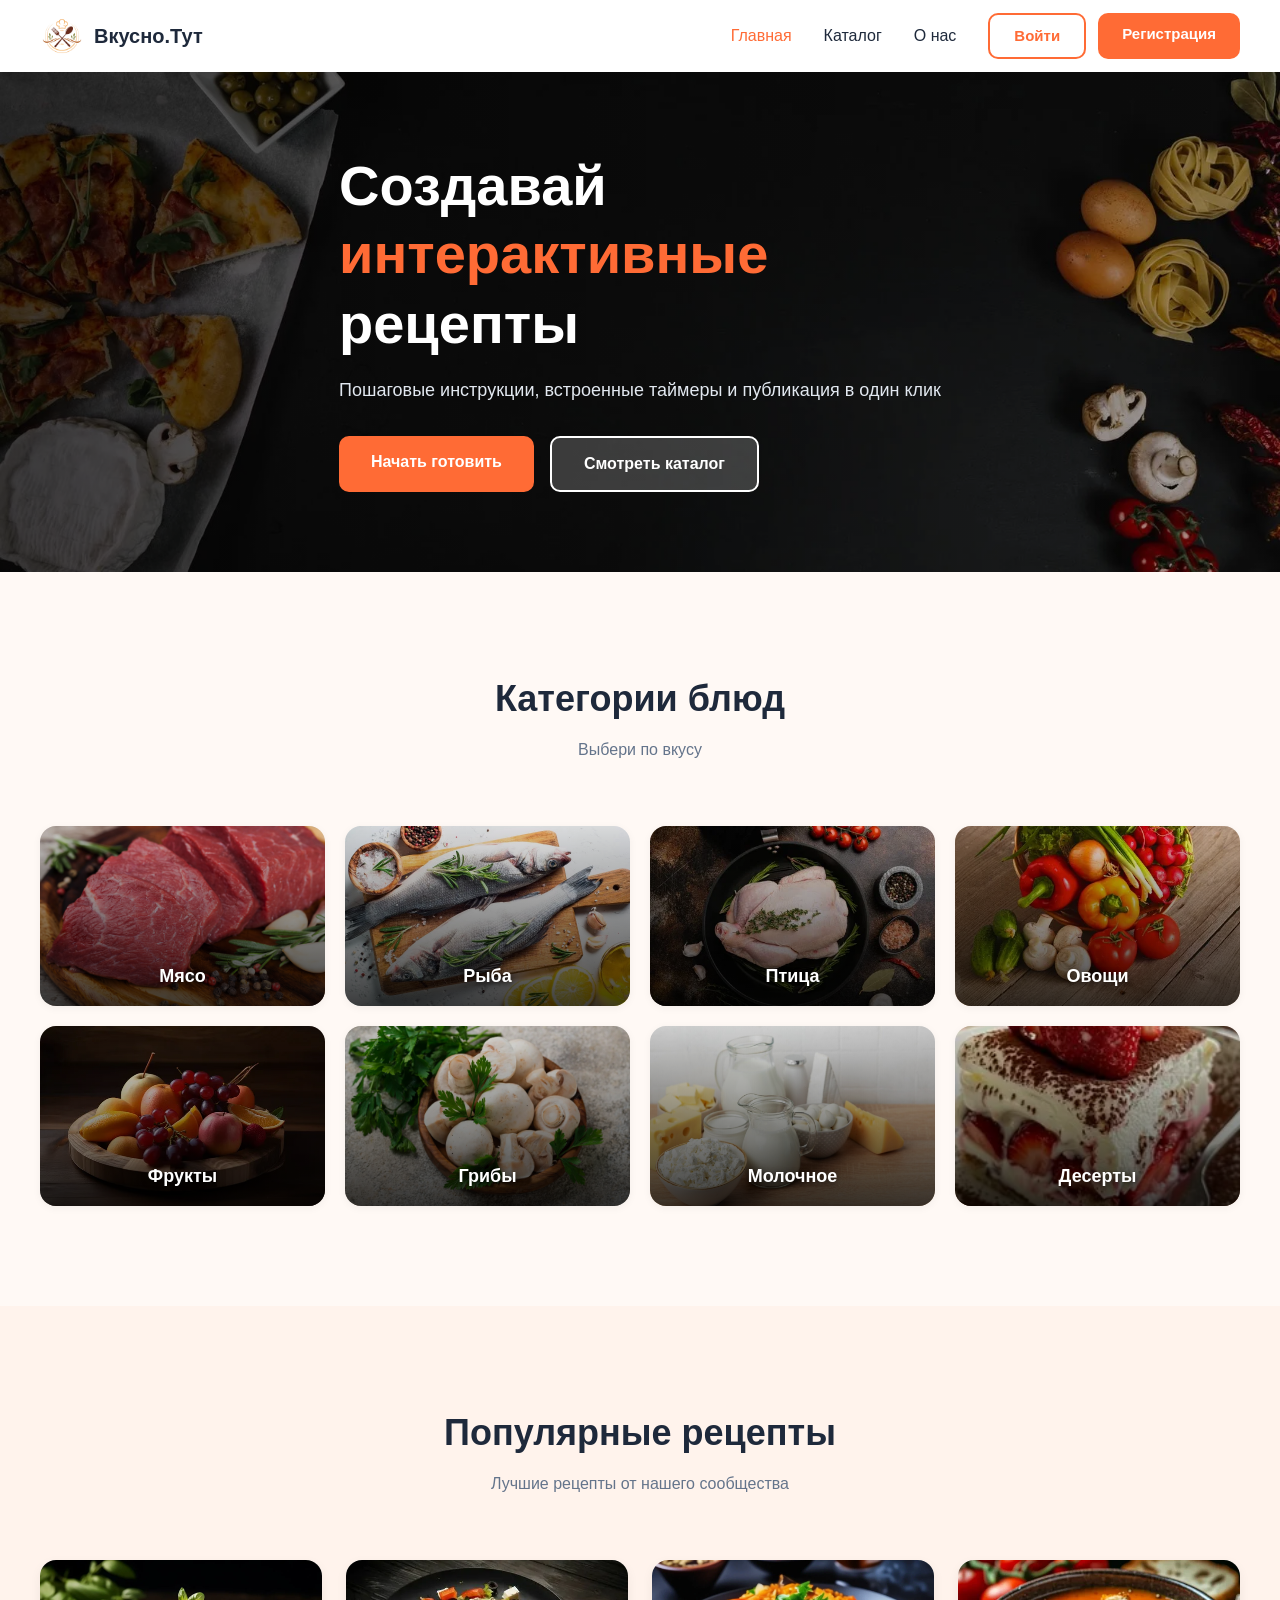
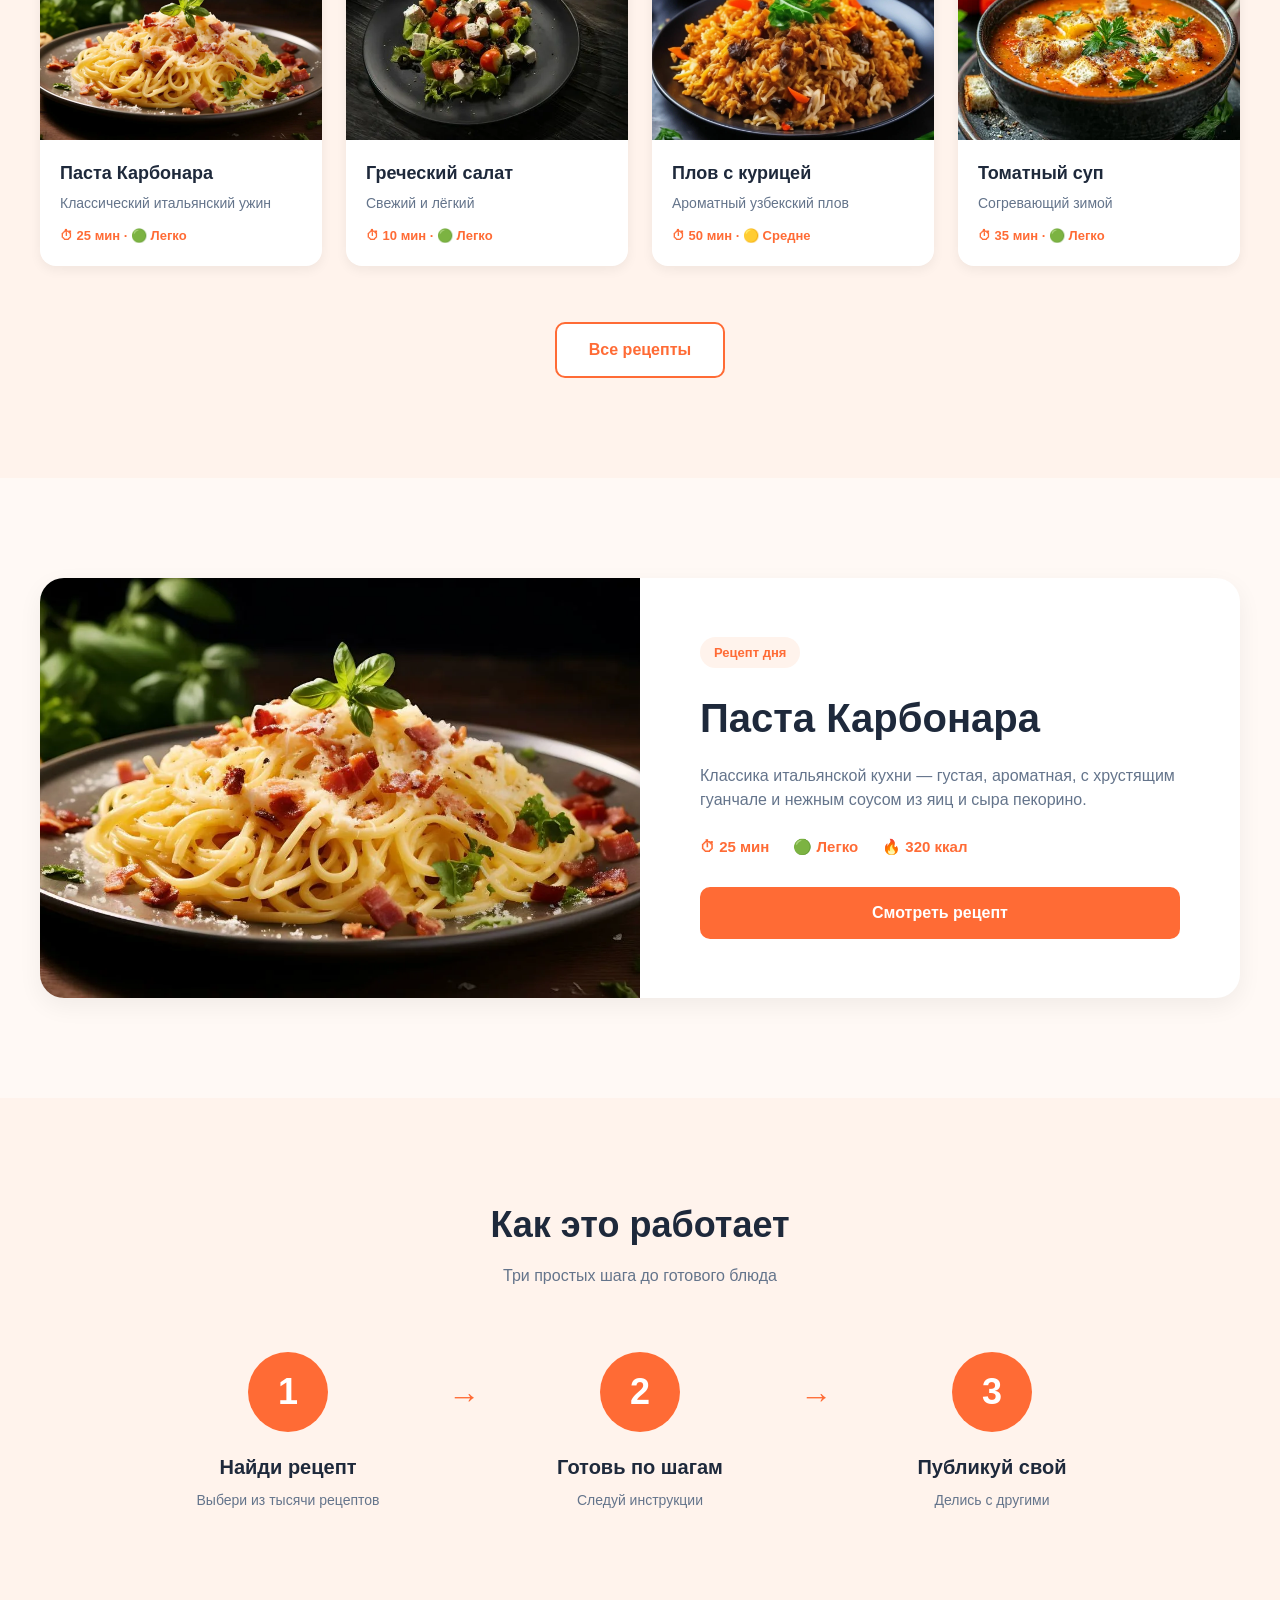
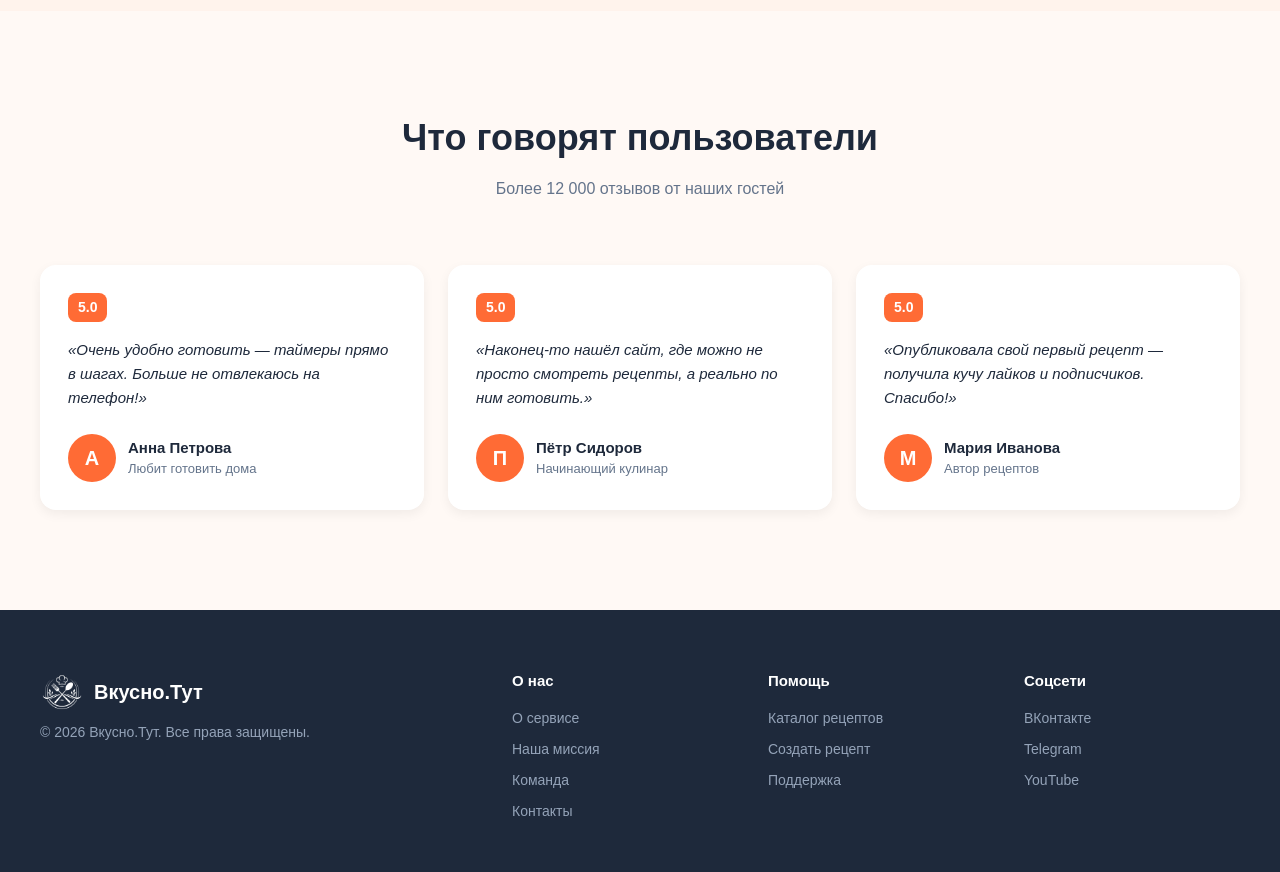
<file: index.html>
<!DOCTYPE html>
<html lang="ru">
<head>
    <meta charset="UTF-8">
    <meta name="viewport" content="width=device-width, initial-scale=1.0">
    <title>Вкусно.Тут — Интерактивные рецепты</title>
    <link rel="stylesheet" href="style.css">
</head>
<body>
    <header class="header">
        <div class="container header-inner">
            <a href="index.html" class="logo">
                <img src="img/лого.png" alt="Логотип" class="logo-icon">
                <span class="logo-text">Вкусно.Тут</span>
            </a>
            <button class="burger" id="burgerBtn" aria-label="Меню"><span></span><span></span><span></span></button>
            <nav class="nav" id="mainNav">
                <a href="index.html" class="nav-link active">Главная</a>
                <a href="catalog.html" class="nav-link">Каталог</a>
                <a href="create.html" class="nav-link">Создать</a>
                <a href="about.html" class="nav-link">О нас</a>
                <a href="profile.html" class="nav-link">Профиль</a>
                <div class="header-buttons"></div>
            </nav>
        </div>
    </header>

    <section class="banner">
        <div class="banner-overlay"></div>
        <div class="container banner-content">
            <h1 class="banner-title">
    Создавай<br>
    <span id="changingWord" class="changing-word">интерактивные</span><br>
    рецепты
</h1>
            <p class="banner-subtitle">Пошаговые инструкции, встроенные таймеры и публикация в один клик</p>
            <div class="banner-buttons">
                <a href="create.html" class="btn btn-primary btn-lg">Начать готовить</a>
                <a href="catalog.html" class="btn btn-glass btn-lg">Смотреть каталог</a>
            </div>
        </div>
    </section>
    <section class="section">
    <div class="container">
        <h2 class="section-title">Категории блюд</h2>
        <p class="section-subtitle">Выбери по вкусу</p>
        <div class="categories-grid">
            <a href="catalog.html?product=Мясо" class="category category-img" style="background-image: url('img/мясо.jpeg');">
                <div class="category-overlay"></div>
                <div class="category-name">Мясо</div>
            </a>
            <a href="catalog.html?product=Рыба" class="category category-img" style="background-image: url('img/рыба.webp');">
                <div class="category-overlay"></div>
                <div class="category-name">Рыба</div>
            </a>
            <a href="catalog.html?product=Птица" class="category category-img" style="background-image: url('img/птица.webp');">
                <div class="category-overlay"></div>
                <div class="category-name">Птица</div>
            </a>
            <a href="catalog.html?product=Овощи" class="category category-img" style="background-image: url('img/овощи1.webp');">
                <div class="category-overlay"></div>
                <div class="category-name">Овощи</div>
            </a>
            <a href="catalog.html?product=Фрукты" class="category category-img" style="background-image: url('img/фрукты.webp');">
                <div class="category-overlay"></div>
                <div class="category-name">Фрукты</div>
            </a>
            <a href="catalog.html?product=Грибы" class="category category-img" style="background-image: url('img/грибы.webp');">
                <div class="category-overlay"></div>
                <div class="category-name">Грибы</div>
            </a>
            <a href="catalog.html?product=Молочное" class="category category-img" style="background-image: url('img/молочное.jpg');">
                <div class="category-overlay"></div>
                <div class="category-name">Молочное</div>
            </a>
            <a href="catalog.html?type=Десерт" class="category category-img" style="background-image: url('img/десерт.webp');">
                <div class="category-overlay"></div>
                <div class="category-name">Десерты</div>
            </a>
        </div>
    </div>
</section>
    <section class="section section-gray">
        <div class="container">
            <h2 class="section-title">Популярные рецепты</h2>
            <p class="section-subtitle">Лучшие рецепты от нашего сообщества</p>
            <div class="cards-grid">
                <a href="recipe.html?id=1" class="card">
                    <div class="card-img"><img src="img/паста.webp" alt="Паста Карбонара"></div>
                    <div class="card-body">
                        <h3 class="card-title">Паста Карбонара</h3>
                        <p class="card-desc">Классический итальянский ужин</p>
                        <div class="card-meta">⏱ 25 мин · 🟢 Легко</div>
                    </div>
                </a>
                <a href="recipe.html?id=13" class="card">
                    <div class="card-img"><img src="img/салат.webp" alt="Греческий салат"></div>
                    <div class="card-body">
                        <h3 class="card-title">Греческий салат</h3>
                        <p class="card-desc">Свежий и лёгкий</p>
                        <div class="card-meta">⏱ 10 мин · 🟢 Легко</div>
                    </div>
                </a>
                <a href="recipe.html?id=7" class="card">
                    <div class="card-img"><img src="img/плов.webp" alt="Плов с курицей"></div>
                    <div class="card-body">
                        <h3 class="card-title">Плов с курицей</h3>
                        <p class="card-desc">Ароматный узбекский плов</p>
                        <div class="card-meta">⏱ 50 мин · 🟡 Средне</div>
                    </div>
                </a>
                <a href="recipe.html?id=14" class="card">
                    <div class="card-img"><img src="img/суп.webp" alt="Томатный суп"></div>
                    <div class="card-body">
                        <h3 class="card-title">Томатный суп</h3>
                        <p class="card-desc">Согревающий зимой</p>
                        <div class="card-meta">⏱ 35 мин · 🟢 Легко</div>
                    </div>
                </a>
            </div>
            <div class="section-center"><a href="catalog.html" class="btn btn-outline btn-lg">Все рецепты</a></div>
        </div>
    </section>

    <section class="section">
        <div class="container">
            <div class="recipe-day">
                <div class="recipe-day-img"><img src="img/паста.webp" alt="Рецепт дня"></div>
                <div class="recipe-day-content">
                    <div class="recipe-day-badge">Рецепт дня</div>
                    <h2 class="recipe-day-title">Паста Карбонара</h2>
                    <p class="recipe-day-desc">Классика итальянской кухни — густая, ароматная, с хрустящим гуанчале и нежным соусом из яиц и сыра пекорино.</p>
                    <div class="recipe-day-meta"><span>⏱ 25 мин</span><span>🟢 Легко</span><span>🔥 320 ккал</span></div>
                    <a href="recipe.html?id=1" class="btn btn-primary btn-lg">Смотреть рецепт</a>
                </div>
            </div>
        </div>
    </section>

    <section class="section section-gray">
        <div class="container">
            <h2 class="section-title">Как это работает</h2>
            <p class="section-subtitle">Три простых шага до готового блюда</p>
            <div class="steps">
                <div class="step"><div class="step-circle">1</div><h3 class="step-title">Найди рецепт</h3><p class="step-desc">Выбери из тысячи рецептов</p></div>
                <div class="step-arrow">→</div>
                <div class="step"><div class="step-circle">2</div><h3 class="step-title">Готовь по шагам</h3><p class="step-desc">Следуй инструкции</p></div>
                <div class="step-arrow">→</div>
                <div class="step"><div class="step-circle">3</div><h3 class="step-title">Публикуй свой</h3><p class="step-desc">Делись с другими</p></div>
            </div>
        </div>
    </section>

    <section class="section">
        <div class="container">
            <h2 class="section-title">Что говорят пользователи</h2>
            <p class="section-subtitle">Более 12 000 отзывов от наших гостей</p>
            <div class="reviews-grid">
                <div class="review">
                    <div class="review-stars">5.0</div>
                    <p class="review-text">«Очень удобно готовить — таймеры прямо в шагах. Больше не отвлекаюсь на телефон!»</p>
                    <div class="review-author"><div class="review-avatar">А</div><div><div class="review-name">Анна Петрова</div><div class="review-role">Любит готовить дома</div></div></div>
                </div>
                <div class="review">
                    <div class="review-stars">5.0</div>
                    <p class="review-text">«Наконец-то нашёл сайт, где можно не просто смотреть рецепты, а реально по ним готовить.»</p>
                    <div class="review-author"><div class="review-avatar">П</div><div><div class="review-name">Пётр Сидоров</div><div class="review-role">Начинающий кулинар</div></div></div>
                </div>
                <div class="review">
                    <div class="review-stars">5.0</div>
                    <p class="review-text">«Опубликовала свой первый рецепт — получила кучу лайков и подписчиков. Спасибо!»</p>
                    <div class="review-author"><div class="review-avatar">М</div><div><div class="review-name">Мария Иванова</div><div class="review-role">Автор рецептов</div></div></div>
                </div>
            </div>
        </div>
    </section>

    <footer class="footer">
    <div class="container footer-inner">
        <div class="footer-col">
            <div class="logo">
                <img src="img/лого.png" alt="Логотип" class="logo-icon logo-white">
                <span class="logo-text">Вкусно.Тут</span>
            </div>
            <p class="footer-copy">© 2026 Вкусно.Тут. Все права защищены.</p>
        </div>
        <div class="footer-col">
            <h4 class="footer-title">О нас</h4>
            <a href="about.html" class="footer-link">О сервисе</a>
            <a href="about.html#mission" class="footer-link">Наша миссия</a>
            <a href="about.html#team" class="footer-link">Команда</a>
            <a href="about.html#contact" class="footer-link">Контакты</a>
        </div>
        <div class="footer-col">
            <h4 class="footer-title">Помощь</h4>
            <a href="catalog.html" class="footer-link">Каталог рецептов</a>
            <a href="create.html" class="footer-link">Создать рецепт</a>
            <a href="about.html#contact" class="footer-link">Поддержка</a>
        </div>
        <div class="footer-col">
            <h4 class="footer-title">Соцсети</h4>
            <a href="https://vk.com" target="_blank" rel="noopener noreferrer" class="footer-link">ВКонтакте</a>
            <a href="https://t.me" target="_blank" rel="noopener noreferrer" class="footer-link">Telegram</a>
            <a href="https://youtube.com" target="_blank" rel="noopener noreferrer" class="footer-link">YouTube</a>
        </div>
    </div>
</footer>
    <script src="catalog-data.js"></script>
    <script src="script.js"></script>
</body>
</html>
</file>
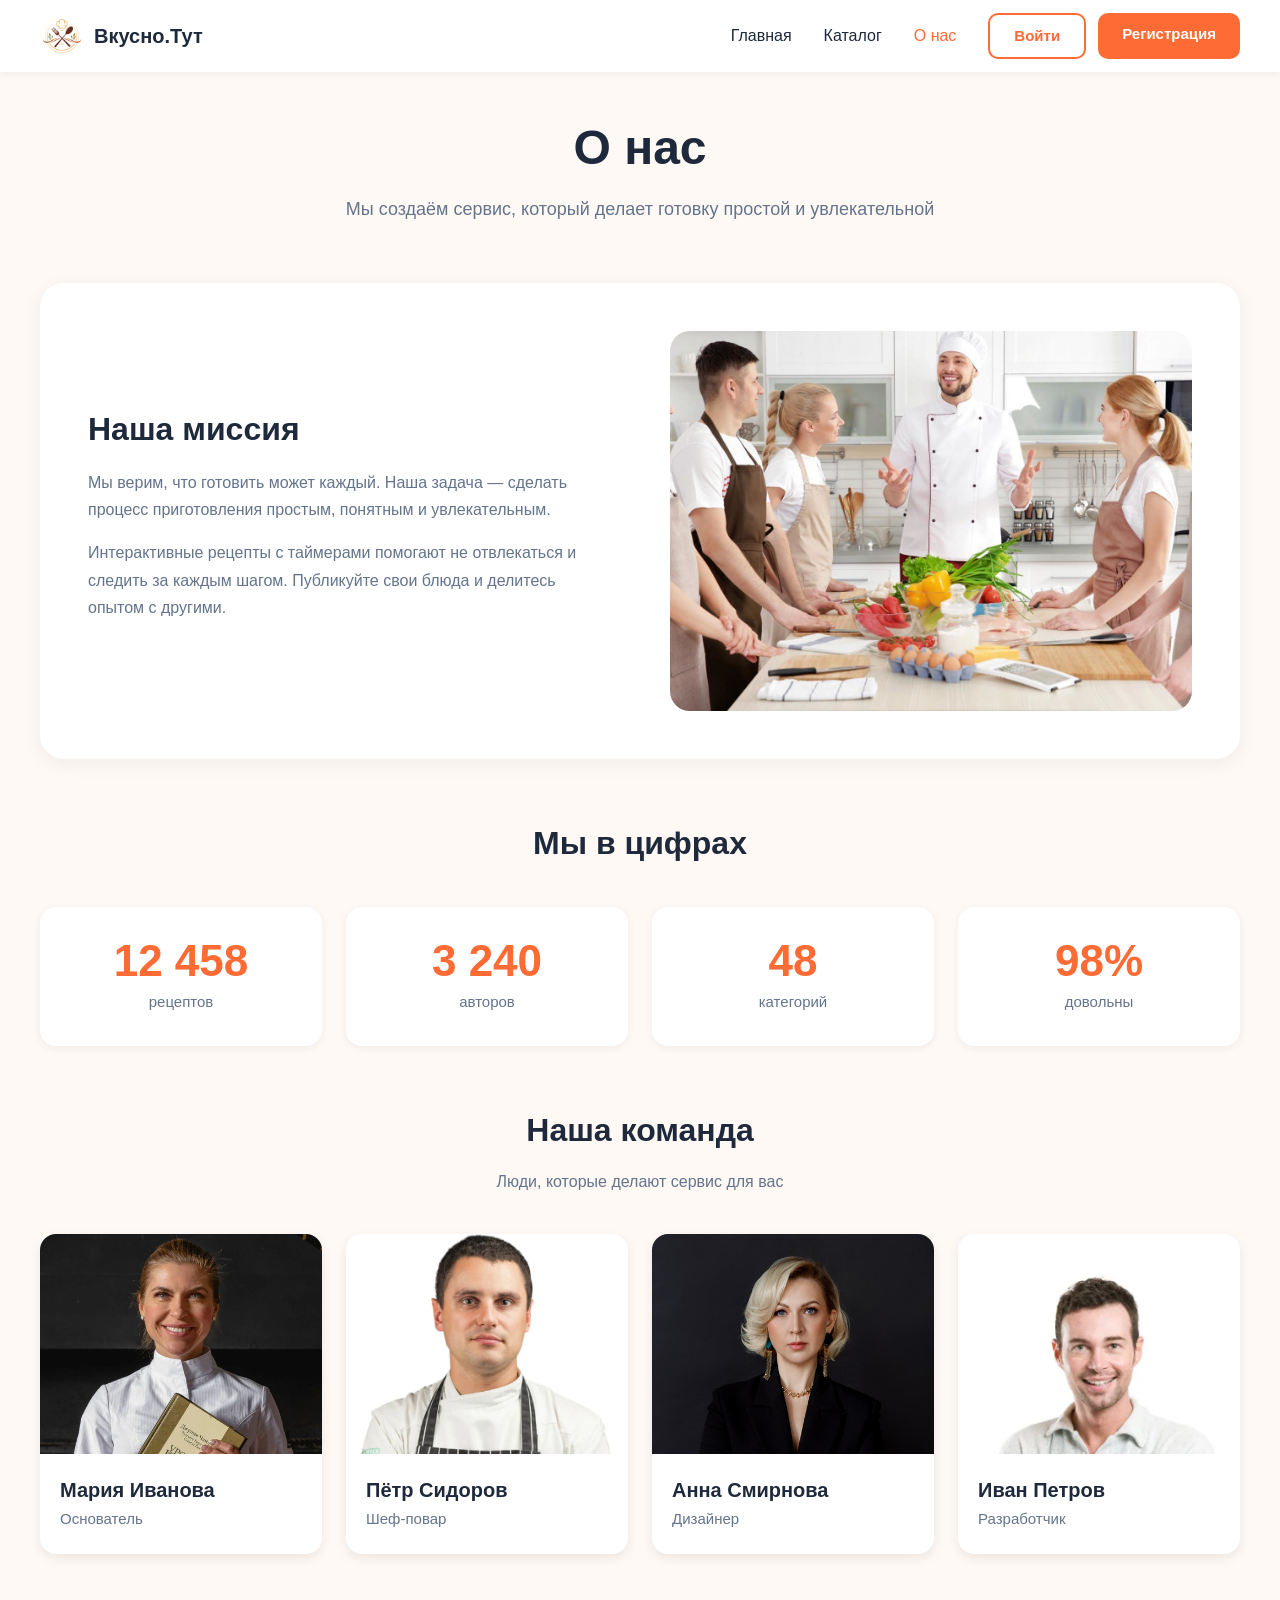
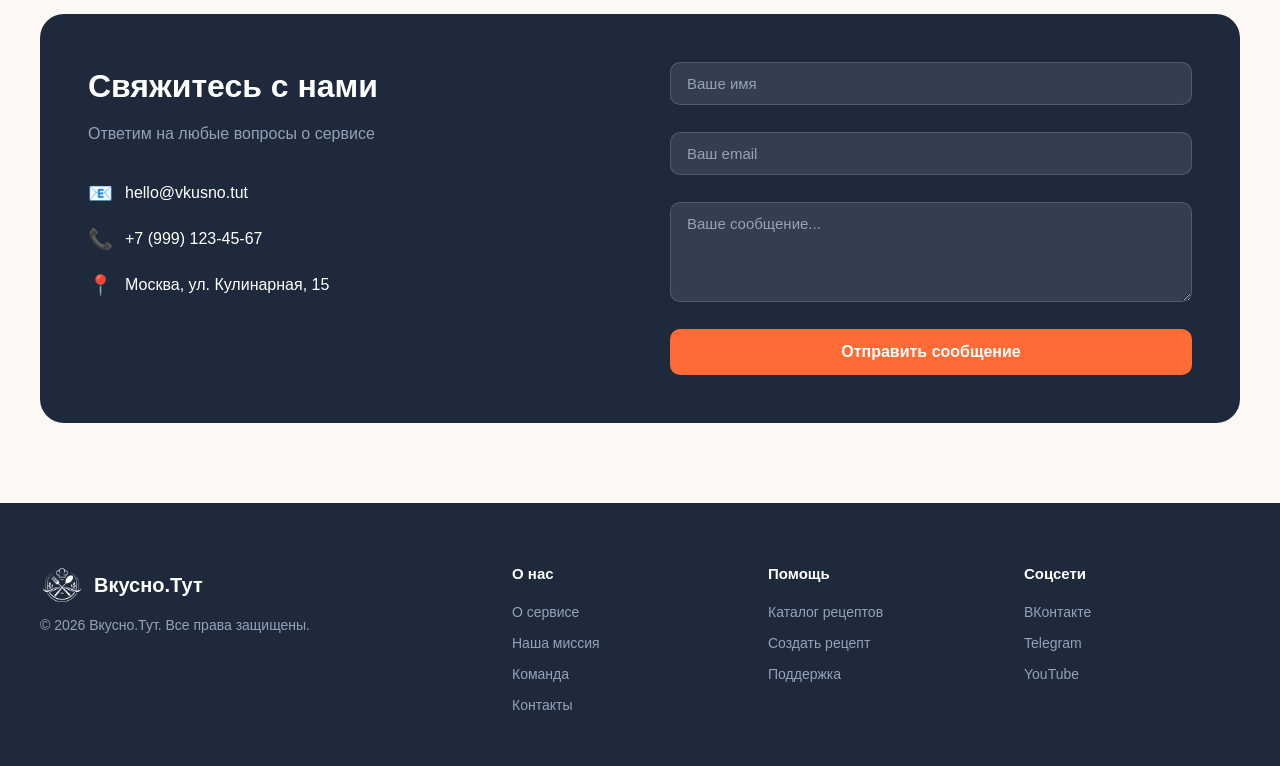
<file: about.html>
<!DOCTYPE html>
<html lang="ru">
<head>
    <meta charset="UTF-8">
    <meta name="viewport" content="width=device-width, initial-scale=1.0">
    <title>О нас — Вкусно.Тут</title>
    <link rel="stylesheet" href="style.css">
</head>
<body>
    <header class="header">
        <div class="container header-inner">
            <a href="index.html" class="logo"><img src="img/лого.png" alt="Логотип" class="logo-icon"><span class="logo-text">Вкусно.Тут</span></a>
            <button class="burger" id="burgerBtn" aria-label="Меню"><span></span><span></span><span></span></button>
            <nav class="nav" id="mainNav">
                <a href="index.html" class="nav-link">Главная</a>
                <a href="catalog.html" class="nav-link">Каталог</a>
                <a href="create.html" class="nav-link">Создать</a>
                <a href="about.html" class="nav-link active">О нас</a>
                <a href="profile.html" class="nav-link">Профиль</a>
                <div class="header-buttons"></div>
            </nav>
        </div>
    </header>

    <main class="about-page">
        <div class="container">
            <div class="about-header">
                <h1 class="about-title">О нас</h1>
                <p class="about-subtitle">Мы создаём сервис, который делает готовку простой и увлекательной</p>
            </div>

            <section class="about-mission" id="mission">
                <div class="about-mission-content">
                    <h2 class="about-block-title">Наша миссия</h2>
                    <p class="about-text">Мы верим, что готовить может каждый. Наша задача — сделать процесс приготовления простым, понятным и увлекательным.</p>
                    <p class="about-text">Интерактивные рецепты с таймерами помогают не отвлекаться и следить за каждым шагом. Публикуйте свои блюда и делитесь опытом с другими.</p>
                </div>
                <div class="about-mission-img"><img src="img/о нас.jpg" alt="Кухня"></div>
            </section>

            <section class="about-stats-section">
                <h2 class="about-block-title">Мы в цифрах</h2>
                <div class="about-stats">
                    <div class="about-stat"><div class="about-stat-number">12 458</div><div class="about-stat-label">рецептов</div></div>
                    <div class="about-stat"><div class="about-stat-number">3 240</div><div class="about-stat-label">авторов</div></div>
                    <div class="about-stat"><div class="about-stat-number">48</div><div class="about-stat-label">категорий</div></div>
                    <div class="about-stat"><div class="about-stat-number">98%</div><div class="about-stat-label">довольны</div></div>
                </div>
            </section>

            <section class="about-team-section" id="team">
                <h2 class="about-block-title">Наша команда</h2>
                <p class="about-section-subtitle">Люди, которые делают сервис для вас</p>
                <div class="about-team">
                    <div class="team-card">
                        <div class="team-img"><img src="img/М.webp" alt="Мария Иванова"></div>
                        <div class="team-info"><div class="team-name">Мария Иванова</div><div class="team-role">Основатель</div></div>
                    </div>
                    <div class="team-card">
                        <div class="team-img"><img src="img/П.webp" alt="Пётр Сидоров"></div>
                        <div class="team-info"><div class="team-name">Пётр Сидоров</div><div class="team-role">Шеф-повар</div></div>
                    </div>
                    <div class="team-card">
                        <div class="team-img"><img src="img/А.jpg" alt="Анна Смирнова"></div>
                        <div class="team-info"><div class="team-name">Анна Смирнова</div><div class="team-role">Дизайнер</div></div>
                    </div>
                    <div class="team-card">
                        <div class="team-img"><img src="img/И.webp" alt="Иван Петров"></div>
                        <div class="team-info"><div class="team-name">Иван Петров</div><div class="team-role">Разработчик</div></div>
                    </div>
                </div>
            </section>

            <section class="about-contact" id="contact">
                <div class="about-contact-content">
                    <h2 class="about-contact-title">Свяжитесь с нами</h2>
                    <p class="about-contact-subtitle">Ответим на любые вопросы о сервисе</p>
                    <div class="about-contact-list">
                        <div class="about-contact-item"><span class="about-contact-icon">📧</span><span>hello@vkusno.tut</span></div>
                        <div class="about-contact-item"><span class="about-contact-icon">📞</span><span>+7 (999) 123-45-67</span></div>
                        <div class="about-contact-item"><span class="about-contact-icon">📍</span><span>Москва, ул. Кулинарная, 15</span></div>
                    </div>
                </div>
                <div class="about-contact-form">
                    <input type="text" class="form-input" placeholder="Ваше имя">
                    <input type="email" class="form-input" placeholder="Ваш email">
                    <textarea class="form-textarea" placeholder="Ваше сообщение..."></textarea>
                    <button type="button" class="btn btn-primary btn-lg" id="contactSendBtn">Отправить сообщение</button>
                </div>
            </section>
        </div>
    </main>

    <footer class="footer">
        <div class="container footer-inner">
            <div class="footer-col">
                <div class="logo">
                    <img src="img/лого.png" alt="Логотип" class="logo-icon logo-white">
                    <span class="logo-text">Вкусно.Тут</span>
                </div>
                <p class="footer-copy">© 2026 Вкусно.Тут. Все права защищены.</p>
            </div>
            <div class="footer-col">
                <h4 class="footer-title">О нас</h4>
                <a href="about.html" class="footer-link">О сервисе</a>
                <a href="about.html#mission" class="footer-link">Наша миссия</a>
                <a href="about.html#team" class="footer-link">Команда</a>
                <a href="about.html#contact" class="footer-link">Контакты</a>
            </div>
            <div class="footer-col">
                <h4 class="footer-title">Помощь</h4>
                <a href="catalog.html" class="footer-link">Каталог рецептов</a>
                <a href="create.html" class="footer-link">Создать рецепт</a>
                <a href="about.html#contact" class="footer-link">Поддержка</a>
            </div>
            <div class="footer-col">
                <h4 class="footer-title">Соцсети</h4>
                <a href="https://vk.com" target="_blank" rel="noopener noreferrer" class="footer-link">ВКонтакте</a>
                <a href="https://t.me" target="_blank" rel="noopener noreferrer" class="footer-link">Telegram</a>
                <a href="https://youtube.com" target="_blank" rel="noopener noreferrer" class="footer-link">YouTube</a>
            </div>
        </div>
    </footer>
    <script src="catalog-data.js"></script>
    <script src="script.js"></script>
</body>
</html>
</file>
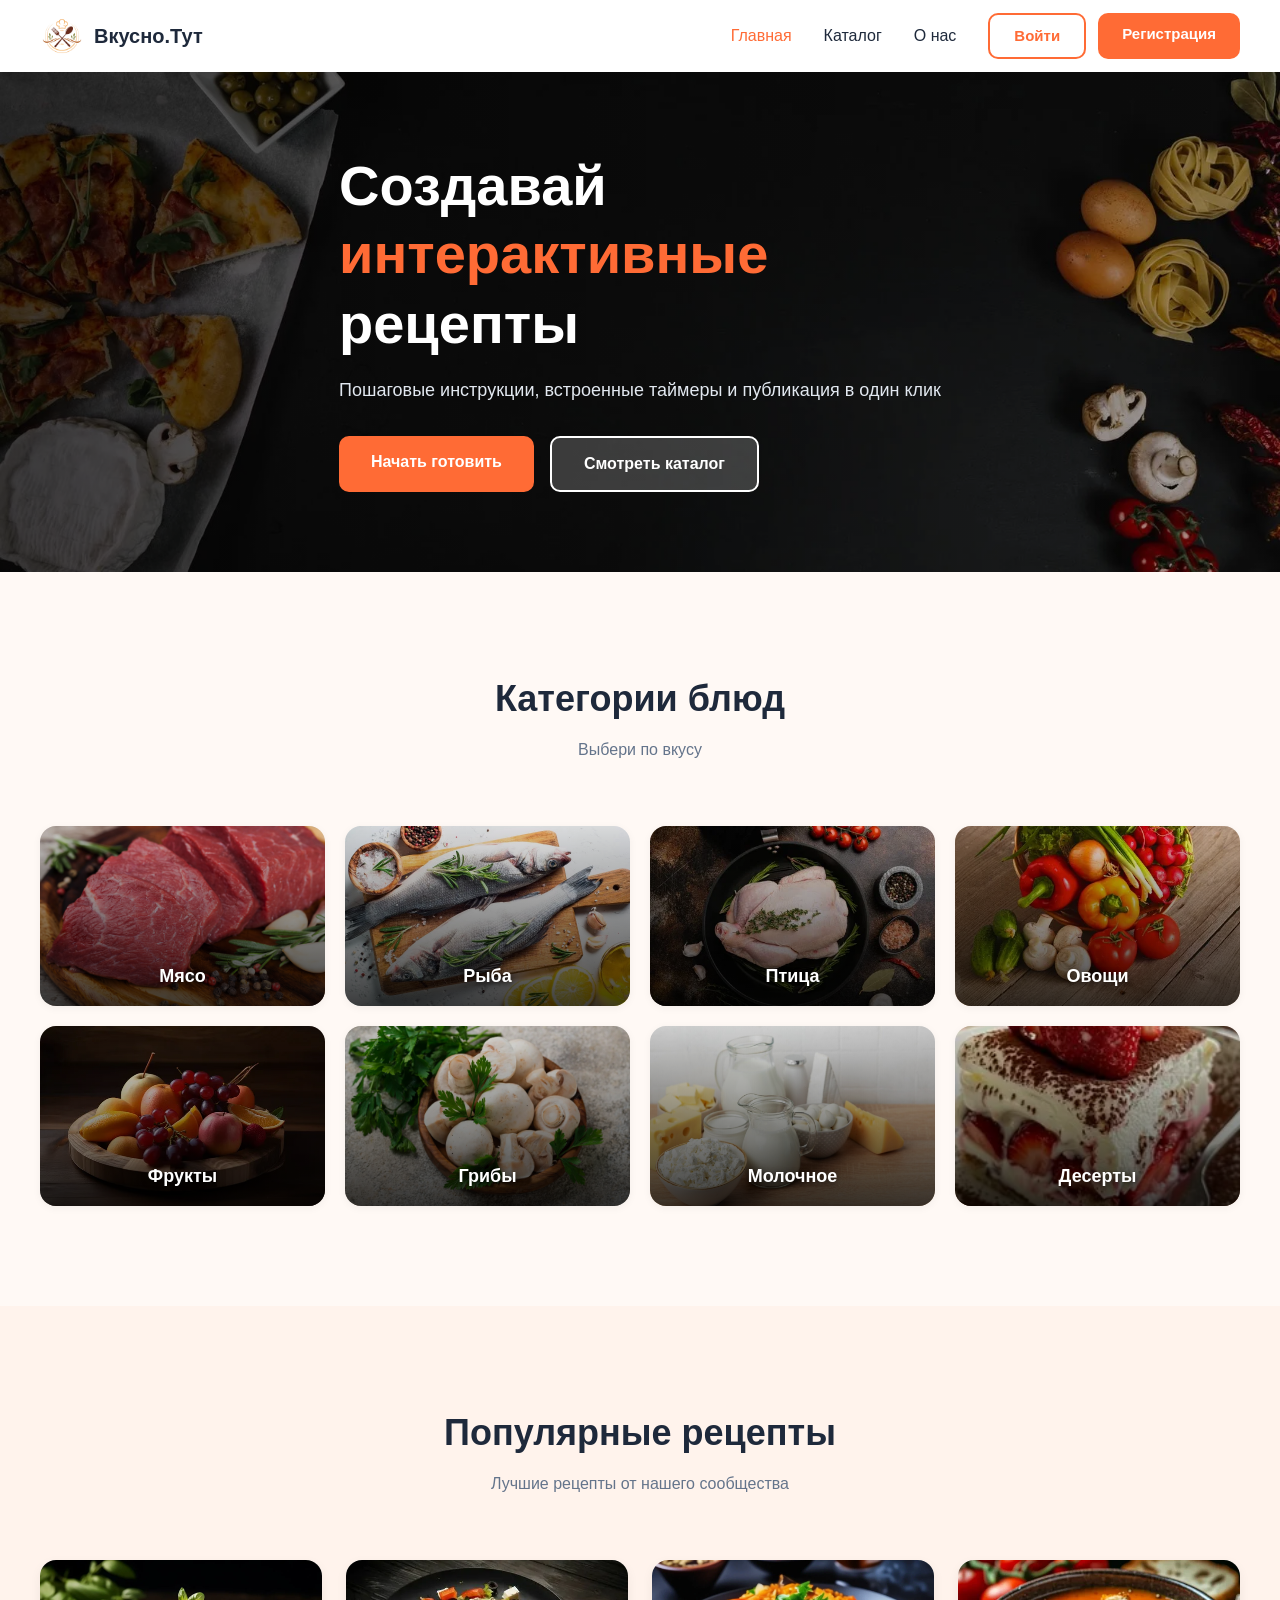
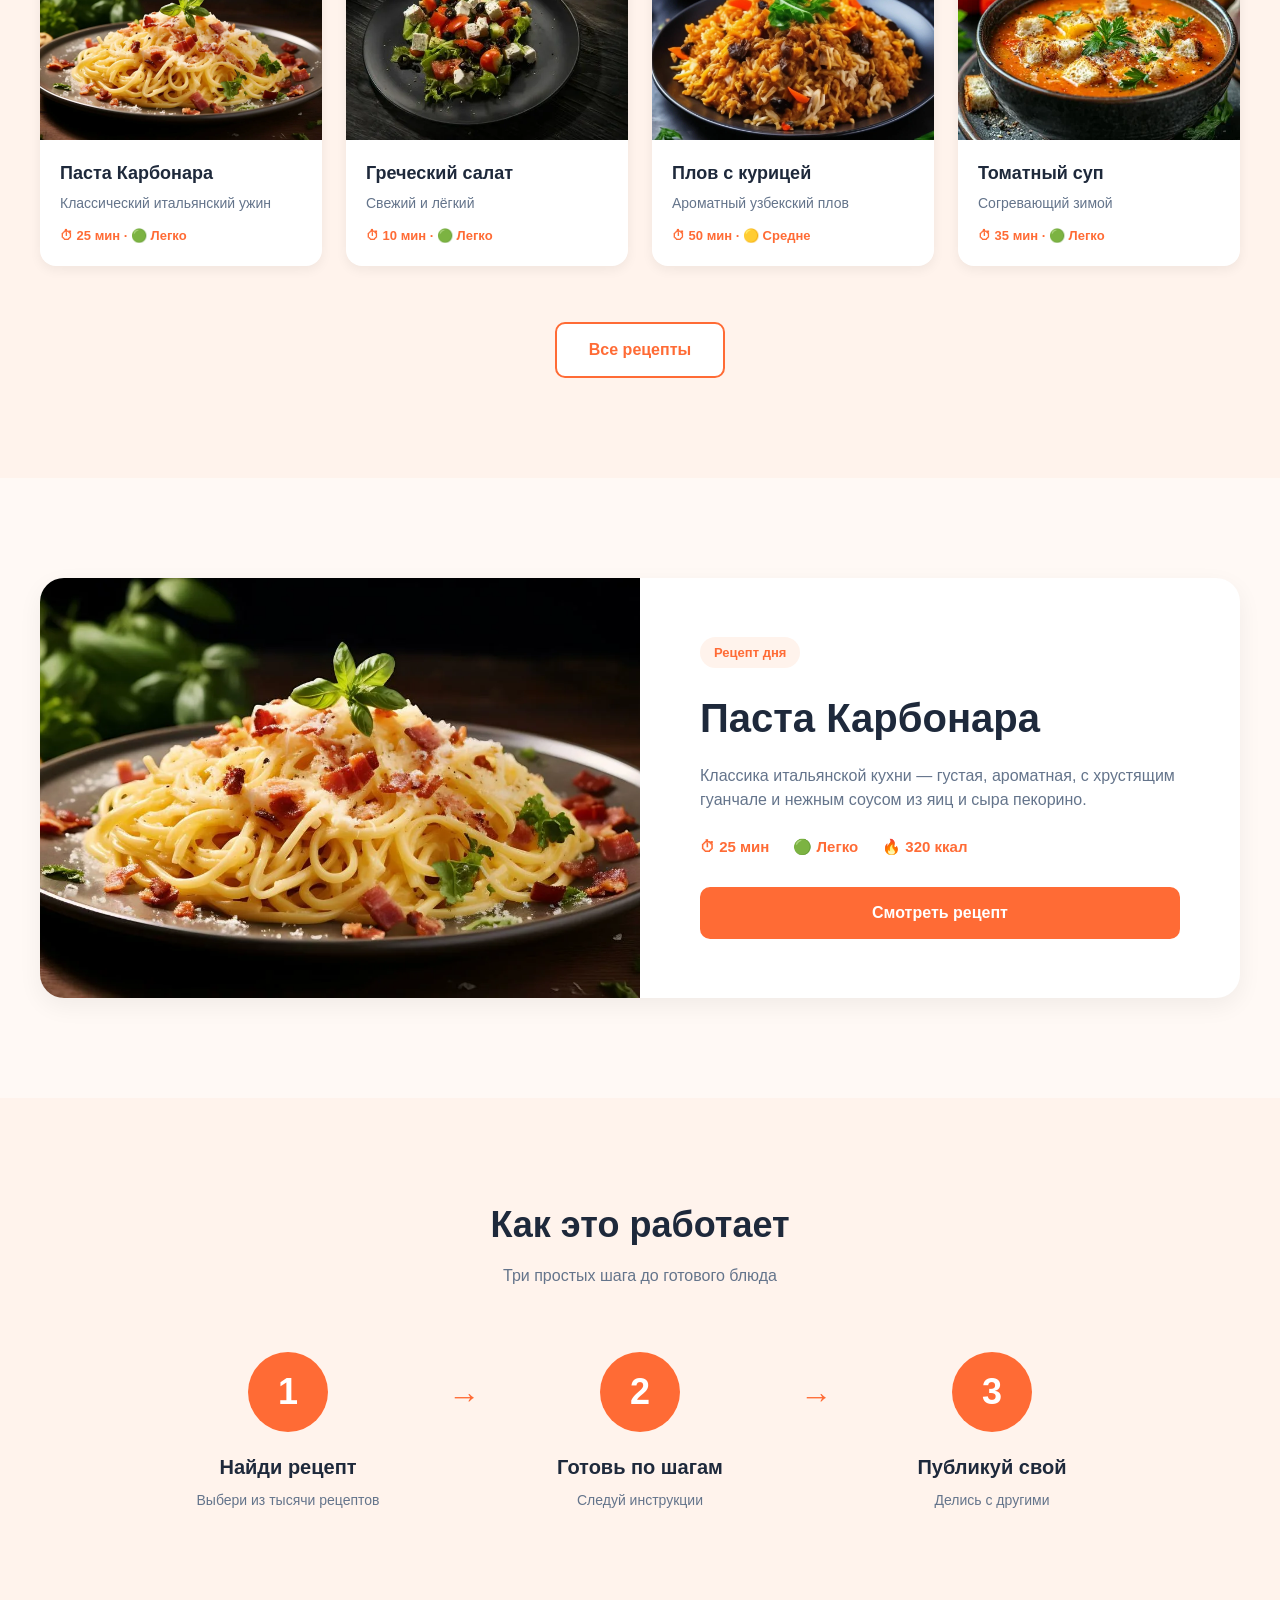
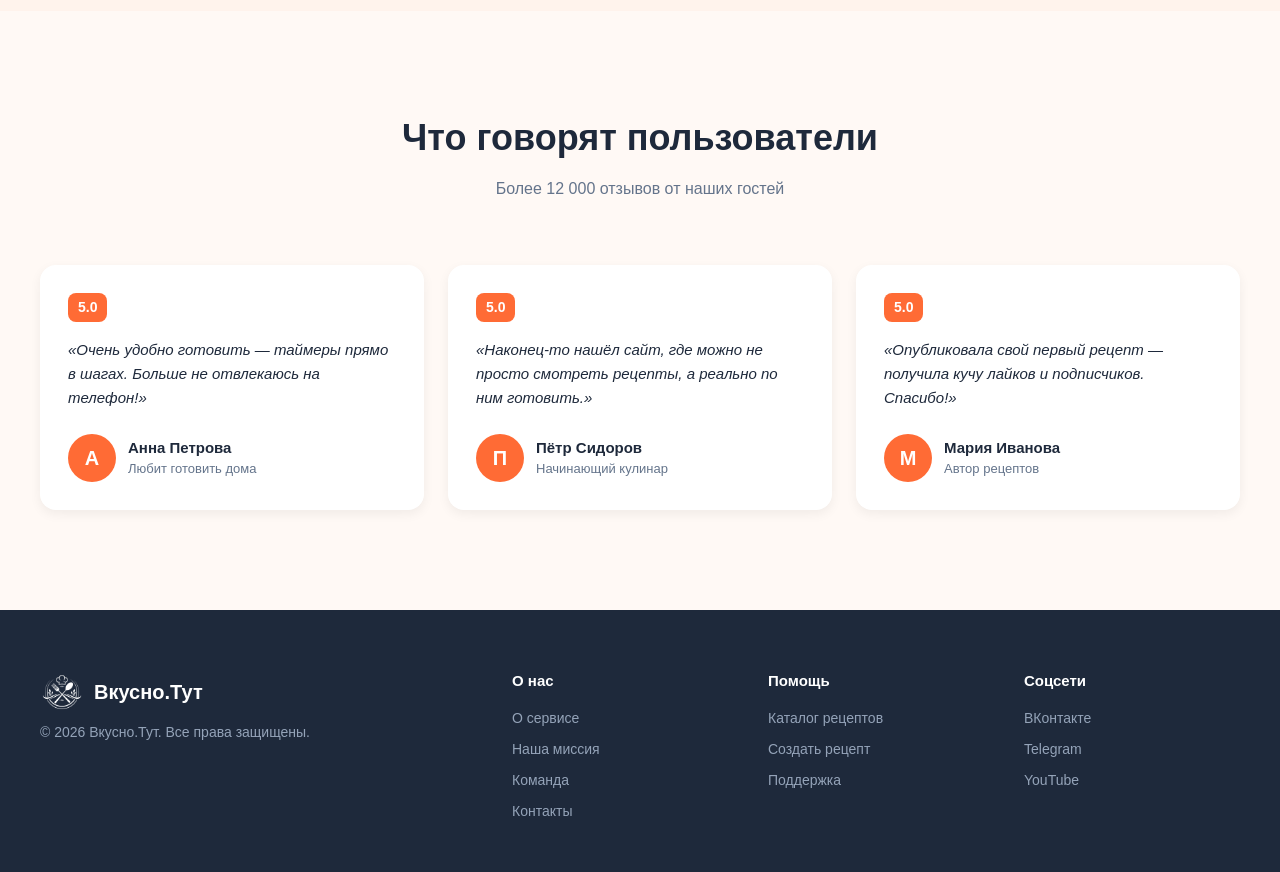
<file: admin.html>
<!DOCTYPE html>
<html lang="ru">
<head>
    <meta charset="UTF-8">
    <title>Админ-панель — Вкусно.Тут</title>
    <link rel="stylesheet" href="style.css">
    <script src="catalog-data.js"></script>
    <style>
        /* Стили специально для админки */
        body { background: #F1F5F9; font-family: 'Segoe UI', sans-serif; margin: 0; display: flex; min-height: 100vh; }
        
        /* Боковое меню */
        .sidebar { width: 260px; background: #1E293B; color: #fff; padding: 20px 0; position: fixed; height: 100vh; overflow-y: auto; }
        .sidebar-logo { padding: 0 20px 20px; border-bottom: 1px solid #334155; margin-bottom: 20px; font-size: 20px; font-weight: 800; color: #FF6B35; }
        .sidebar-nav { display: flex; flex-direction: column; }
        .sidebar-link { padding: 15px 20px; color: #94A3B8; text-decoration: none; font-weight: 600; cursor: pointer; transition: 0.2s; border-left: 4px solid transparent; }
        .sidebar-link:hover, .sidebar-link.active { background: #334155; color: #fff; border-left-color: #FF6B35; }
        
        /* Основной контент */
        .main-content { margin-left: 260px; flex: 1; padding: 40px; }
        .admin-header { display: flex; justify-content: space-between; align-items: center; margin-bottom: 30px; }
        .admin-title { font-size: 28px; font-weight: 800; color: #1E293B; margin: 0; }
        .admin-user { display: flex; align-items: center; gap: 10px; background: #fff; padding: 8px 16px; border-radius: 30px; box-shadow: 0 2px 10px rgba(0,0,0,0.05); font-weight: 600; }
        .admin-avatar { width: 36px; height: 36px; background: #FF6B35; color: #fff; border-radius: 50%; display: flex; align-items: center; justify-content: center; font-weight: 700; }
        
        /* Карточки статистики */
        .stats-grid { display: grid; grid-template-columns: repeat(4, 1fr); gap: 20px; margin-bottom: 30px; }
        .stat-card { background: #fff; padding: 20px; border-radius: 16px; box-shadow: 0 4px 15px rgba(0,0,0,0.03); border-left: 5px solid #FF6B35; }
        .stat-card h3 { margin: 0 0 10px; font-size: 14px; color: #64748B; font-weight: 600; }
        .stat-card .number { font-size: 32px; font-weight: 800; color: #1E293B; }
        
        /* Белые блоки */
        .admin-block { background: #fff; border-radius: 16px; padding: 24px; box-shadow: 0 4px 15px rgba(0,0,0,0.03); margin-bottom: 30px; display: none; }
        .admin-block.active { display: block; }
        .block-header { display: flex; justify-content: space-between; align-items: center; margin-bottom: 20px; padding-bottom: 15px; border-bottom: 2px solid #F1F5F9; }
        .block-title { font-size: 20px; font-weight: 700; color: #1E293B; margin: 0; }
        
        /* Таблицы */
        .db-table { width: 100%; border-collapse: collapse; }
        .db-table th { text-align: left; padding: 12px; background: #F8FAFC; color: #64748B; font-size: 13px; text-transform: uppercase; letter-spacing: 0.5px; border-bottom: 2px solid #E2E8F0; }
        .db-table td { padding: 15px 12px; border-bottom: 1px solid #F1F5F9; font-size: 15px; color: #1E293B; }
        .db-table tr:hover { background: #F8FAFC; }
        
        /* Кнопки */
        .action-btn { padding: 8px 14px; border: none; border-radius: 8px; cursor: pointer; font-weight: 600; font-size: 13px; transition: 0.2s; }
        .btn-edit { background: #EFF6FF; color: #2563EB; margin-right: 5px; }
        .btn-edit:hover { background: #DBEAFE; }
        .btn-del { background: #FEF2F2; color: #DC2626; }
        .btn-del:hover { background: #FEE2E2; }
        
        /* Логи */
        .log-list { background: #1E293B; color: #A7F3D0; padding: 20px; border-radius: 12px; font-family: 'Courier New', monospace; font-size: 14px; max-height: 400px; overflow-y: auto; }
        .log-item { margin-bottom: 8px; padding-bottom: 8px; border-bottom: 1px solid #334155; }
        .log-time { color: #64748B; margin-right: 10px; }
        .log-user { color: #60A5FA; font-weight: bold; }
        
        /* Теги ролей */
        .role-admin { background: #FEF2F2; color: #DC2626; padding: 4px 10px; border-radius: 20px; font-size: 12px; font-weight: 700; }
        .role-user { background: #F1F5F9; color: #64748B; padding: 4px 10px; border-radius: 20px; font-size: 12px; font-weight: 700; }

        /* Модальное окно для редактирования */
        .modal-edit { display: none; position: fixed; top: 0; left: 0; width: 100%; height: 100%; background: rgba(0,0,0,0.5); z-index: 1000; align-items: center; justify-content: center; }
        .modal-edit.active { display: flex; }
        .modal-edit-content { background: #fff; padding: 30px; border-radius: 16px; width: 90%; max-width: 700px; max-height: 90vh; overflow-y: auto; position: relative; }
        .modal-edit-content h3 { margin-top: 0; color: #1E293B; font-size: 22px; }
        .modal-edit-content label { display: block; margin-top: 15px; font-weight: 600; font-size: 14px; color: #475569; }
        .modal-edit-content input, .modal-edit-content textarea { width: 100%; padding: 10px; margin-top: 5px; border: 1px solid #E2E8F0; border-radius: 8px; font-family: inherit; font-size: 14px; background: #F8FAFC; box-sizing: border-box; }
        .modal-edit-content textarea { resize: vertical; min-height: 80px; }
        .modal-edit-actions { margin-top: 25px; display: flex; justify-content: flex-end; gap: 10px; }
        .btn-save { background: #10B981; color: white; padding: 10px 24px; border: none; border-radius: 8px; cursor: pointer; font-weight: bold; font-size: 15px; }
        .btn-cancel { background: #F1F5F9; color: #475569; padding: 10px 24px; border: none; border-radius: 8px; cursor: pointer; font-weight: bold; font-size: 15px; }
    </style>
</head>
<body>

    <!-- Боковое меню -->
    <div class="sidebar">
        <div class="sidebar-logo">Вкусно.Тут</div>
        <div class="sidebar-nav">
            <a class="sidebar-link active" onclick="showTab('dashboard', this)"> Обзор</a>
            <a class="sidebar-link" onclick="showTab('users', this)"> Пользователи</a>
            <a class="sidebar-link" onclick="showTab('recipes', this)">Все рецепты</a>
            <a class="sidebar-link" onclick="showTab('logs', this)">Журнал действий</a>
            <a class="sidebar-link" href="index.html" style="margin-top: 50px; color: #FF6B35;">На сайт</a>
        </div>
    </div>

    <!-- Основной контент -->
    <div class="main-content">
        <div class="admin-header">
    <h1 class="admin-title">Панель управления</h1>
    <div style="display: flex; gap: 15px; align-items: center;">
        <a href="report.html" target="_blank" class="action-btn btn-view" style="font-size: 15px; padding: 10px 20px; text-decoration: none;"> Сформировать отчет</a>
        <div class="admin-user">
            <div class="admin-avatar">А</div>
            Администратор
        </div>
    </div>
</div>

        <!-- ВКЛАДКА 1: ОБЗОР -->
        <div id="dashboard" class="admin-block active">
            <div class="stats-grid">
                <div class="stat-card"><h3>Пользователей</h3><div class="number" id="statUsers">0</div></div>
                <div class="stat-card"><h3>Всего рецептов</h3><div class="number" id="statRecipes">0</div></div>
                <div class="stat-card"><h3>Базовых рецептов</h3><div class="number" id="statBase">0</div></div>
                <div class="stat-card"><h3>Записей в логе</h3><div class="number" id="statLogs">0</div></div>
            </div>
            <div class="block-header"><h2 class="block-title">Последние действия</h2></div>
            <div class="log-list" id="dashboardLogs"></div>
        </div>

        <!-- ВКЛАДКА 2: ПОЛЬЗОВАТЕЛИ -->
        <div id="users" class="admin-block">
            <div class="block-header"><h2 class="block-title">Список пользователей</h2></div>
            <table class="db-table">
                <thead><tr><th>ID</th><th>Имя</th><th>Логин (Email)</th><th>Пароль</th><th>Роль</th><th>Действия</th></tr></thead>
                <tbody id="usersTbody"></tbody>
            </table>
        </div>

        <!-- ВКЛАДКА 3: РЕЦЕПТЫ -->
        <div id="recipes" class="admin-block">
            <div class="block-header"><h2 class="block-title">Пользовательские рецепты</h2></div>
            <table class="db-table" style="margin-bottom: 40px;">
                <thead><tr><th>ID</th><th>Название</th><th>Автор</th><th>Действия</th></tr></thead>
                <tbody id="userRecipesTbody"></tbody>
            </table>

            <div class="block-header"><h2 class="block-title">Базовые рецепты</h2></div>
            <table class="db-table">
                <thead><tr><th>ID</th><th>Название</th><th>Автор</th><th>Действия</th></tr></thead>
                <tbody id="baseRecipesTbody"></tbody>
            </table>
        </div>

        <!-- ВКЛАДКА 4: ЛОГИ -->
        <div id="logs" class="admin-block">
            <div class="block-header"><h2 class="block-title">Журнал операций</h2></div>
            <div class="log-list" id="logsContainer"></div>
        </div>

    </div>

    <!-- МОДАЛЬНОЕ ОКНО РЕДАКТИРОВАНИЯ -->
    <div class="modal-edit" id="editModal">
        <div class="modal-edit-content">
            <h3>Редактирование базового рецепта</h3>
            <input type="hidden" id="editRecipeId">
            
            <label>Название рецепта</label>
            <input type="text" id="editName">
            
            <label>Краткое описание</label>
            <textarea id="editDesc" style="min-height: 60px;"></textarea>
            
            <div style="display: flex; gap: 15px;">
                <div style="flex: 1;">
                    <label>Время (мин)</label>
                    <input type="number" id="editTime">
                </div>
                <div style="flex: 1;">
                    <label>Калорийность (ккал)</label>
                    <input type="number" id="editCalories">
                </div>
            </div>

            <label>Ингредиенты (каждый с новой строки в формате: Название - Количество - Единица)</label>
            <textarea id="editIngredients" placeholder="Спагетти - 200 - г&#10;Гуанчале - 100 - г"></textarea>

            <label>Названия шагов приготовления (каждый с новой строки)</label>
            <textarea id="editSteps" placeholder="Отварите спагетти...&#10;Обжарьте гуанчале..."></textarea>

            <div class="modal-edit-actions">
                <button type="button" class="btn-cancel" onclick="closeEditModal()">Отмена</button>
                <button type="button" class="btn-save" onclick="saveRecipeChanges()">Сохранить</button>
            </div>
        </div>
    </div>

    <script>
        // Проверка прав
        const currentUser = JSON.parse(localStorage.getItem('vkusno_current_user') || '{}');
        if (currentUser.role !== 'admin' && currentUser.email !== 'admin@vkusno.tut') {
            alert('У вас нет прав для доступа к этой странице!');
            window.location.href = 'index.html';
        }

        // Переключение вкладок
        function showTab(tabId, element) {
            document.querySelectorAll('.admin-block').forEach(b => b.classList.remove('active'));
            document.getElementById(tabId).classList.add('active');
            document.querySelectorAll('.sidebar-link').forEach(l => l.classList.remove('active'));
            element.classList.add('active');
        }

        // ============ ПОЛЬЗОВАТЕЛИ ============
        function loadUsers() {
            const users = JSON.parse(localStorage.getItem('vkusno_users') || '[]');
            const tbody = document.getElementById('usersTbody');
            tbody.innerHTML = users.length ? '' : '<tr><td colspan="6" style="text-align:center;">Нет пользователей</td></tr>';
            
            users.forEach((u, index) => {
                const pwd = '*** (хеш)';
                const roleClass = (u.email === 'admin@vkusno.tut') ? 'role-admin' : 'role-user';
                const roleText = (u.email === 'admin@vkusno.tut') ? 'Админ' : 'Юзер';
                
                tbody.innerHTML += `
                    <tr>
                        <td>${index + 1}</td>
                        <td><strong>${u.name}</strong></td>
                        <td>${u.email}</td>
                        <td><code>${pwd}</code></td>
                        <td><span class="${roleClass}">${roleText}</span></td>
                        <td>
                            <button class="action-btn btn-edit" onclick="editUser(${index})">✎ Изменить</button>
                            <button class="action-btn btn-del" onclick="deleteUser(${index})">✖ Удалить</button>
                        </td>
                    </tr>
                `;
            });
        }

        function editUser(index) {
            const users = JSON.parse(localStorage.getItem('vkusno_users') || '[]');
            const u = users[index];
            const newName = prompt('Изменить имя:', u.name);
            const newEmail = prompt('Изменить Email:', u.email);
            const newPass = prompt('Изменить пароль:', u.plainPassword || '');
            
            if (newName && newEmail && newPass) {
                users[index].name = newName;
                users[index].email = newEmail;
                users[index].plainPassword = newPass;
                localStorage.setItem('vkusno_users', JSON.stringify(users));
                logAction('Админ', `Изменен пользователь: ${newEmail}`);
                loadAll();
            }
        }

        function deleteUser(index) {
            if (!confirm('Удалить пользователя?')) return;
            const users = JSON.parse(localStorage.getItem('vkusno_users') || '[]');
            const email = users[index].email;
            users.splice(index, 1);
            localStorage.setItem('vkusno_users', JSON.stringify(users));
            logAction('Админ', `Удален пользователь: ${email}`);
            loadAll();
        }

        // ============ РЕЦЕПТЫ ============
        function loadUserRecipes() {
            const tbody = document.getElementById('userRecipesTbody');
            tbody.innerHTML = '';
            let allRecipes = [];
            
            for (let i = 0; i < localStorage.length; i++) {
                const key = localStorage.key(i);
                if (key.startsWith('vkusno_published_')) {
                    const list = JSON.parse(localStorage.getItem(key) || '[]');
                    list.forEach(r => { r._storageKey = key; allRecipes.push(r); });
                }
            }

            tbody.innerHTML = allRecipes.length ? '' : '<tr><td colspan="4" style="text-align:center;">Нет рецептов</td></tr>';

            allRecipes.forEach(r => {
                tbody.innerHTML += `
                    <tr>
                        <td>${r.id}</td>
                        <td><strong>${r.name}</strong></td>
                        <td>${r.author}</td>
                        <td>
                            <button class="action-btn btn-edit" onclick="editUserRecipe('${r._storageKey}', '${r.id}')">✎ Изменить</button>
                            <button class="action-btn btn-del" onclick="deleteUserRecipe('${r._storageKey}', '${r.id}')">✖ Удалить</button>
                        </td>
                    </tr>
                `;
            });
        }

        function editUserRecipe(storageKey, recipeId) {
            const list = JSON.parse(localStorage.getItem(storageKey) || '[]');
            const recipe = list.find(r => String(r.id) === String(recipeId));
            if (!recipe) return;

            const newName = prompt('Новое название рецепта:', recipe.name);
            const newTime = prompt('Новое время готовки (мин):', recipe.time);
            
            if (newName && newTime) {
                recipe.name = newName;
                recipe.time = parseInt(newTime) || recipe.time;
                localStorage.setItem(storageKey, JSON.stringify(list));
                logAction('Админ', `Отредактирован рецепт: ${newName}`);
                loadAll();
            }
        }

        function deleteUserRecipe(storageKey, recipeId) {
            if (!confirm('Удалить рецепт?')) return;
            let list = JSON.parse(localStorage.getItem(storageKey) || '[]');
            const deletedName = list.find(r => String(r.id) === String(recipeId))?.name || recipeId;
            list = list.filter(r => String(r.id) !== String(recipeId));
            localStorage.setItem(storageKey, JSON.stringify(list));
            logAction('Админ', `Удален рецепт: ${deletedName}`);
            loadAll();
        }

        function loadBaseRecipes() {
            const tbody = document.getElementById('baseRecipesTbody');
            tbody.innerHTML = '';
            
            if (typeof recipes === 'undefined') {
                tbody.innerHTML = '<tr><td colspan="4">Ошибка загрузки</td></tr>';
                return;
            }

            const baseRecipes = recipes.filter(r => r.id <= 28 && !r._hidden);
            
            tbody.innerHTML = baseRecipes.length ? '' : '<tr><td colspan="4" style="text-align:center;">Нет рецептов</td></tr>';

            baseRecipes.forEach(r => {
                tbody.innerHTML += `
                    <tr>
                        <td>${r.id}</td>
                        <td><strong>${r.name}</strong></td>
                        <td>${r.author}</td>
                        <td>
                            <button class="action-btn btn-edit" onclick="openEditModal(${r.id})">✎ Изменить</button>
                            <button class="action-btn btn-del" onclick="deleteBaseRecipe(${r.id})">✖ Скрыть</button>
                        </td>
                    </tr>
                `;
            });
        }

        function deleteBaseRecipe(recipeId) {
            if (!confirm('Скрыть этот рецепт с сайта?')) return;
            
            const recipe = recipes.find(r => r.id === recipeId);
            const deletedName = recipe ? recipe.name : recipeId;
            
            let customBase = JSON.parse(localStorage.getItem('vkusno_custom_base_recipes') || '[]');
            const existingIndex = customBase.findIndex(r => r.id === recipeId);
            
            const hiddenRecipe = { ...recipe, _hidden: true };
            
            if (existingIndex !== -1) {
                customBase[existingIndex] = hiddenRecipe;
            } else {
                customBase.push(hiddenRecipe);
            }
            
            localStorage.setItem('vkusno_custom_base_recipes', JSON.stringify(customBase));
            logAction('Админ', `Скрыт рецепт: ${deletedName}`);
            alert('Рецепт скрыт с сайта!');
            loadAll();
        }

        // ============ МОДАЛЬНОЕ ОКНО РЕДАКТИРОВАНИЯ ============
        function openEditModal(recipeId) {
            const recipe = recipes.find(r => r.id === recipeId);
            if (!recipe) return;

            document.getElementById('editRecipeId').value = recipeId;
            document.getElementById('editName').value = recipe.name;
            document.getElementById('editDesc').value = recipe.desc || '';
            document.getElementById('editTime').value = recipe.time || 0;
            document.getElementById('editCalories').value = recipe.calories || 0;

            // Формируем строку ингредиентов
            const ingStr = recipe.ingredients.map(i => `${i.name} - ${i.amount} - ${i.unit}`).join('\n');
            document.getElementById('editIngredients').value = ingStr;

            // Формируем строку шагов
            const stepStr = recipe.steps.map(s => s.title).join('\n');
            document.getElementById('editSteps').value = stepStr;

            document.getElementById('editModal').classList.add('active');
        }

        function closeEditModal() {
            document.getElementById('editModal').classList.remove('active');
        }

        function saveRecipeChanges() {
            const recipeId = parseInt(document.getElementById('editRecipeId').value);
            const name = document.getElementById('editName').value;
            const desc = document.getElementById('editDesc').value;
            const time = parseInt(document.getElementById('editTime').value) || 0;
            const calories = parseInt(document.getElementById('editCalories').value) || 0;
            const ingRaw = document.getElementById('editIngredients').value;
            const stepsRaw = document.getElementById('editSteps').value;

            // Парсим ингредиенты
            const ingredients = ingRaw.split('\n').filter(line => line.trim()).map(line => {
                const parts = line.split('-');
                return {
                    name: parts[0] ? parts[0].trim() : 'Ингредиент',
                    amount: parseFloat(parts[1]) || 0,
                    unit: parts[2] ? parts[2].trim() : 'г'
                };
            });

            // Парсим шаги
            const steps = stepsRaw.split('\n').filter(line => line.trim()).map(title => ({
                title: title.trim(),
                desc: 'Выполните этот шаг по инструкции.',
                timer: 0
            }));

            const recipe = recipes.find(r => r.id === recipeId);
            if (!recipe) return;

            const updatedRecipe = {
                ...recipe,
                name: name,
                desc: desc,
                time: time,
                calories: calories,
                ingredients: ingredients,
                steps: steps
            };

            let customBase = JSON.parse(localStorage.getItem('vkusno_custom_base_recipes') || '[]');
            const existingIndex = customBase.findIndex(r => r.id === recipeId);
            
            if (existingIndex !== -1) {
                customBase[existingIndex] = updatedRecipe;
            } else {
                customBase.push(updatedRecipe);
            }
            
            localStorage.setItem('vkusno_custom_base_recipes', JSON.stringify(customBase));
            logAction('Админ', `Отредактирован БАЗОВЫЙ рецепт: ${name}`);
            
            closeEditModal();
            alert('Рецепт успешно обновлен!');
            loadAll();
        }

        // ============ ЛОГИ ============
        function loadLogs() {
            const logs = JSON.parse(localStorage.getItem('vkusno_logs') || '[]');
            const container = document.getElementById('logsContainer');
            const dashContainer = document.getElementById('dashboardLogs');
            
            const renderLog = (l) => `<div class="log-item"><span class="log-time">[${l.time}]</span> <span class="log-user">${l.user}</span>: ${l.action}</div>`;
            
            container.innerHTML = logs.length ? '' : '<div style="text-align:center; padding: 20px; color: #64748B;">Записей нет...</div>';
            dashContainer.innerHTML = logs.length ? '' : '<div style="text-align:center; padding: 20px; color: #64748B;">Записей нет...</div>';
            
            // Полный лог
            logs.slice().reverse().forEach(l => { container.innerHTML += renderLog(l); });
            // Последние 5 для дашборда
            logs.slice(-5).reverse().forEach(l => { dashContainer.innerHTML += renderLog(l); });
        }

        function logAction(user, action) {
            let logs = JSON.parse(localStorage.getItem('vkusno_logs') || '[]');
            logs.push({ time: new Date().toLocaleString('ru-RU'), user: user, action: action });
            localStorage.setItem('vkusno_logs', JSON.stringify(logs));
        }

        // ============ СТАТИСТИКА ============
        function loadStats() {
            const users = JSON.parse(localStorage.getItem('vkusno_users') || '[]');
            const logs = JSON.parse(localStorage.getItem('vkusno_logs') || '[]');
            let allUserRecipes = 0;
            
            for (let i = 0; i < localStorage.length; i++) {
                const key = localStorage.key(i);
                if (key.startsWith('vkusno_published_')) {
                    allUserRecipes += JSON.parse(localStorage.getItem(key) || '[]').length;
                }
            }
            
            const baseCount = (typeof recipes !== 'undefined') ? recipes.filter(r => r.id <= 28 && !r._hidden).length : 0;

            document.getElementById('statUsers').textContent = users.length;
            document.getElementById('statRecipes').textContent = allUserRecipes;
            document.getElementById('statBase').textContent = baseCount;
            document.getElementById('statLogs').textContent = logs.length;
        }

        function loadAll() {
            loadStats();
            loadUsers();
            loadUserRecipes();
            loadBaseRecipes();
            loadLogs();
        }

        // Запуск
        loadAll();
    </script>
</body>
</html>
</file>
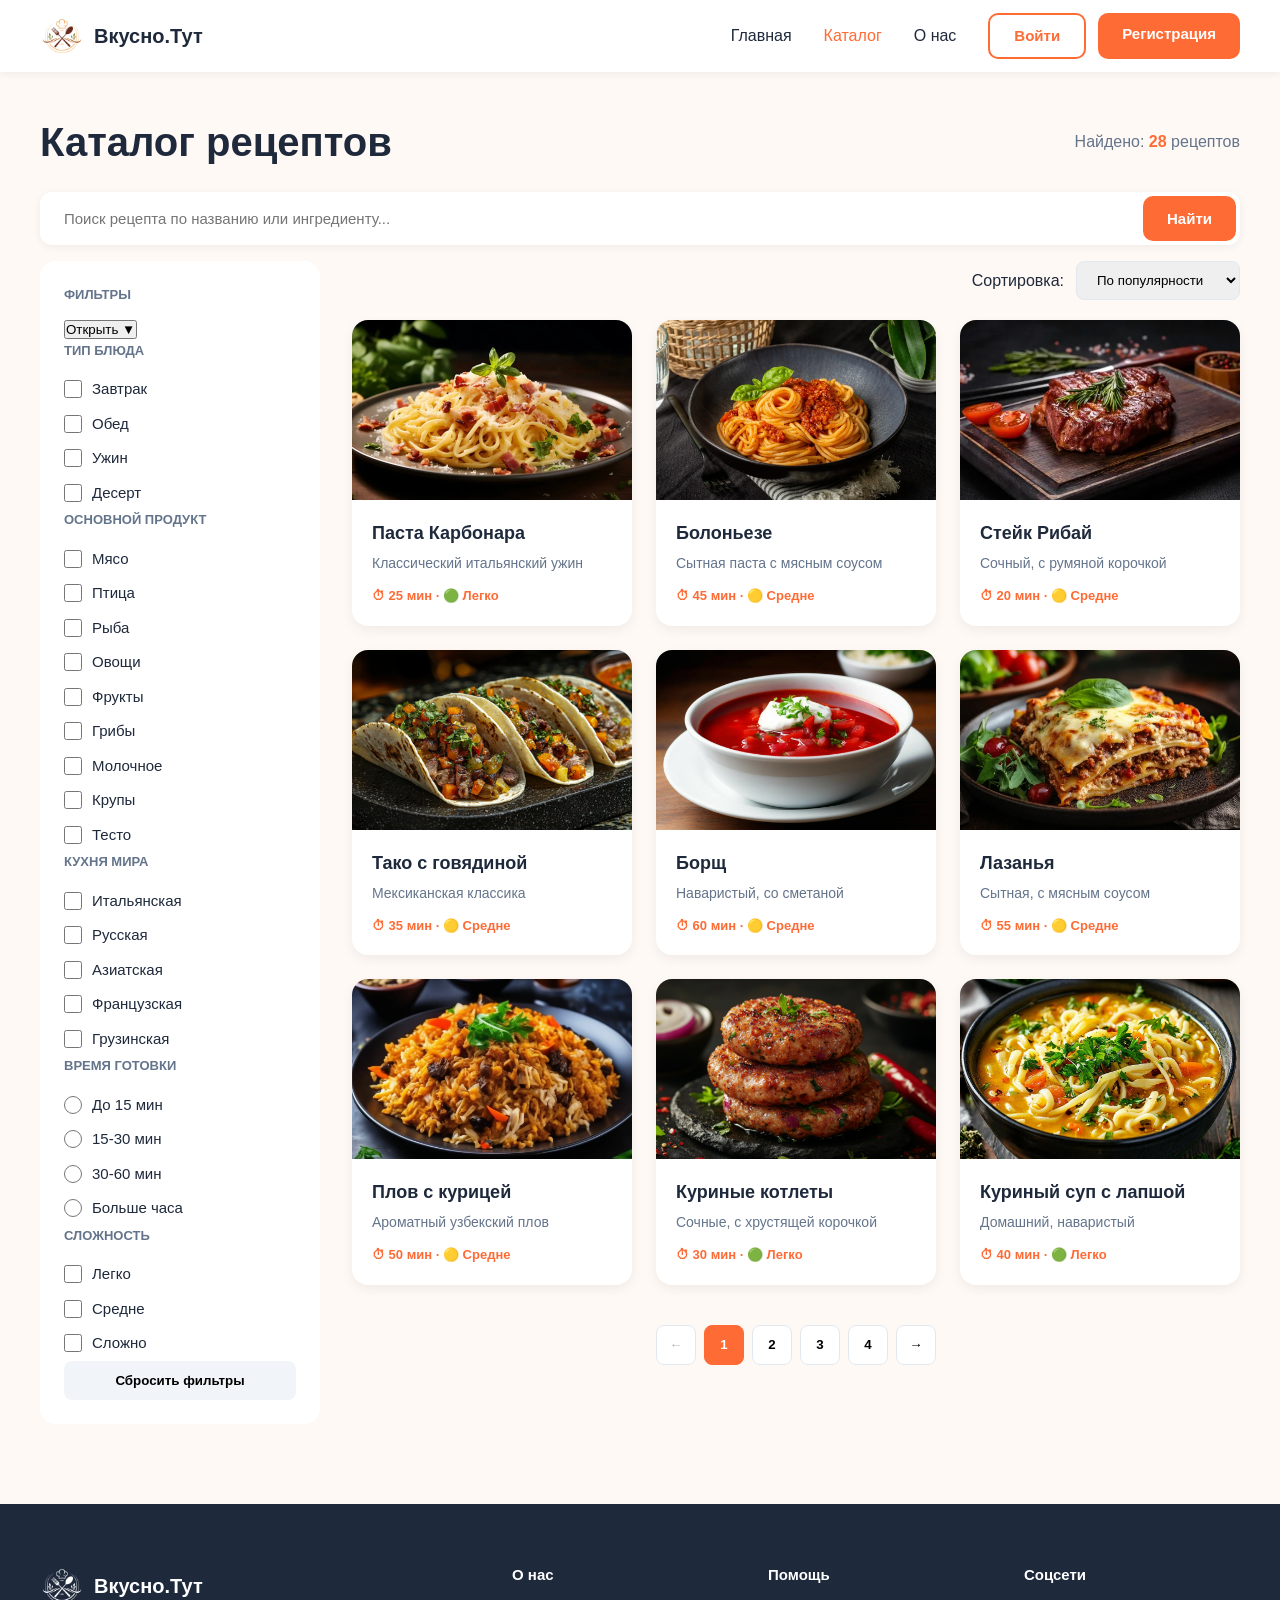
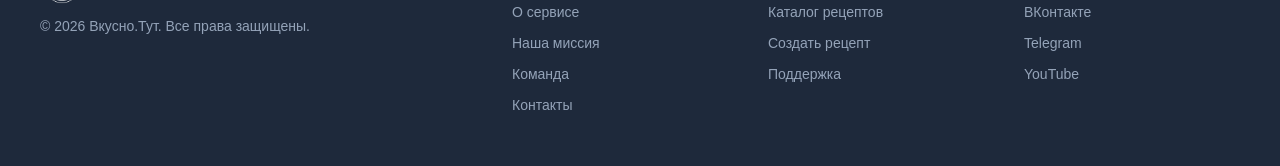
<file: catalog.html>
<!DOCTYPE html>
<html lang="ru">
<head>
    <meta charset="UTF-8">
    <meta name="viewport" content="width=device-width, initial-scale=1.0">
    <title>Каталог рецептов — Вкусно.Тут</title>
    <link rel="stylesheet" href="style.css">
</head>
<body>
    <header class="header">
        <div class="container header-inner">
            <a href="index.html" class="logo"><img src="img/лого.png" alt="Логотип" class="logo-icon"><span class="logo-text">Вкусно.Тут</span></a>
            <button class="burger" id="burgerBtn" aria-label="Меню"><span></span><span></span><span></span></button>
            <nav class="nav" id="mainNav">
                <a href="index.html" class="nav-link">Главная</a>
                <a href="catalog.html" class="nav-link active">Каталог</a>
                <a href="create.html" class="nav-link">Создать</a>
                <a href="about.html" class="nav-link">О нас</a>
                <a href="profile.html" class="nav-link">Профиль</a>
                <div class="header-buttons"></div>
            </nav>
        </div>
    </header>

    <section class="catalog-header">
        <div class="container catalog-header-inner">
            <h1 class="catalog-title">Каталог рецептов</h1>
            <div class="catalog-found">Найдено: <span id="foundCount">0</span> рецептов</div>
        </div>
    </section>

    <section class="catalog-search-section">
        <div class="container">
            <div class="search-box">
                <input type="text" id="searchInput" placeholder="Поиск рецепта по названию или ингредиенту...">
                <button class="btn btn-primary" id="searchBtn">Найти</button>
            </div>
            <div class="chips" id="chipsContainer"></div>
        </div>
    </section>

    <section class="catalog-main">
        <div class="container catalog-layout">
            <aside class="filters" id="filtersBlock">
    <!-- Этот заголовок с кнопкой будет виден только на телефоне -->
    <div class="filters-header">
        <h3 class="filter-heading">Фильтры</h3>
        <button class="filters-toggle-btn" id="filtersToggleBtn">Открыть ▼</button>
    </div>
    
    <!-- ВОТ СЮДА МЫ ОБЕРНУЛИ ВСЕ ФИЛЬТРЫ -->
    <div class="filters-content" id="filtersContent">
        <div class="filter-group"><h4 class="filter-heading">Тип блюда</h4>
            <label class="filter-label"><input type="checkbox" data-filter="type" value="Завтрак"><span>Завтрак</span></label>
            <label class="filter-label"><input type="checkbox" data-filter="type" value="Обед"><span>Обед</span></label>
            <label class="filter-label"><input type="checkbox" data-filter="type" value="Ужин"><span>Ужин</span></label>
            <label class="filter-label"><input type="checkbox" data-filter="type" value="Десерт"><span>Десерт</span></label>
        </div>
        <div class="filter-group"><h4 class="filter-heading">Основной продукт</h4>
            <label class="filter-label"><input type="checkbox" data-filter="product" value="Мясо"><span>Мясо</span></label>
            <label class="filter-label"><input type="checkbox" data-filter="product" value="Птица"><span>Птица</span></label>
            <label class="filter-label"><input type="checkbox" data-filter="product" value="Рыба"><span>Рыба</span></label>
            <label class="filter-label"><input type="checkbox" data-filter="product" value="Овощи"><span>Овощи</span></label>
            <label class="filter-label"><input type="checkbox" data-filter="product" value="Фрукты"><span>Фрукты</span></label>
            <label class="filter-label"><input type="checkbox" data-filter="product" value="Грибы"><span>Грибы</span></label>
            <label class="filter-label"><input type="checkbox" data-filter="product" value="Молочное"><span>Молочное</span></label>
            <label class="filter-label"><input type="checkbox" data-filter="product" value="Крупы"><span>Крупы</span></label>
            <label class="filter-label"><input type="checkbox" data-filter="product" value="Тесто"><span>Тесто</span></label>
        </div>
        <div class="filter-group"><h4 class="filter-heading">Кухня мира</h4>
            <label class="filter-label"><input type="checkbox" data-filter="cuisine" value="Итальянская"><span>Итальянская</span></label>
            <label class="filter-label"><input type="checkbox" data-filter="cuisine" value="Русская"><span>Русская</span></label>
            <label class="filter-label"><input type="checkbox" data-filter="cuisine" value="Азиатская"><span>Азиатская</span></label>
            <label class="filter-label"><input type="checkbox" data-filter="cuisine" value="Французская"><span>Французская</span></label>
            <label class="filter-label"><input type="checkbox" data-filter="cuisine" value="Грузинская"><span>Грузинская</span></label>
        </div>
        <div class="filter-group"><h4 class="filter-heading">Время готовки</h4>
            <label class="filter-label"><input type="radio" name="time" value="short"><span>До 15 мин</span></label>
            <label class="filter-label"><input type="radio" name="time" value="medium"><span>15-30 мин</span></label>
            <label class="filter-label"><input type="radio" name="time" value="long"><span>30-60 мин</span></label>
            <label class="filter-label"><input type="radio" name="time" value="verylong"><span>Больше часа</span></label>
        </div>
        <div class="filter-group"><h4 class="filter-heading">Сложность</h4>
            <label class="filter-label"><input type="checkbox" data-filter="difficulty" value="Легко"><span>Легко</span></label>
            <label class="filter-label"><input type="checkbox" data-filter="difficulty" value="Средне"><span>Средне</span></label>
            <label class="filter-label"><input type="checkbox" data-filter="difficulty" value="Сложно"><span>Сложно</span></label>
        </div>
        <button class="reset-filters" id="resetFilters">Сбросить фильтры</button>
    </div>
</aside>

            <main class="results">
                <div class="sort-bar">
                    <div class="sort-label">Сортировка:</div>
                    <select class="sort-select" id="sortSelect">
                        <option value="popular">По популярности</option>
                        <option value="fast">Быстрые сначала</option>
                        <option value="calories">По калориям</option>
                        <option value="name">По алфавиту</option>
                    </select>
                </div>
                <div class="results-grid" id="resultsGrid"></div>
                <div class="pagination" id="pagination"></div>
            </main>
        </div>
    </section>

    <footer class="footer">
    <div class="container footer-inner">
        <div class="footer-col">
            <div class="logo">
                <img src="img/лого.png" alt="Логотип" class="logo-icon logo-white">
                <span class="logo-text">Вкусно.Тут</span>
            </div>
            <p class="footer-copy">© 2026 Вкусно.Тут. Все права защищены.</p>
        </div>
        <div class="footer-col">
            <h4 class="footer-title">О нас</h4>
            <a href="about.html" class="footer-link">О сервисе</a>
            <a href="about.html#mission" class="footer-link">Наша миссия</a>
            <a href="about.html#team" class="footer-link">Команда</a>
            <a href="about.html#contact" class="footer-link">Контакты</a>
        </div>
        <div class="footer-col">
            <h4 class="footer-title">Помощь</h4>
            <a href="catalog.html" class="footer-link">Каталог рецептов</a>
            <a href="create.html" class="footer-link">Создать рецепт</a>
            <a href="about.html#contact" class="footer-link">Поддержка</a>
        </div>
        <div class="footer-col">
            <h4 class="footer-title">Соцсети</h4>
            <a href="https://vk.com" target="_blank" rel="noopener noreferrer" class="footer-link">ВКонтакте</a>
            <a href="https://t.me" target="_blank" rel="noopener noreferrer" class="footer-link">Telegram</a>
            <a href="https://youtube.com" target="_blank" rel="noopener noreferrer" class="footer-link">YouTube</a>
        </div>
    </div>
</footer>
    <script src="catalog-data.js"></script>
    <script src="script.js"></script>
</body>
</html>
</file>
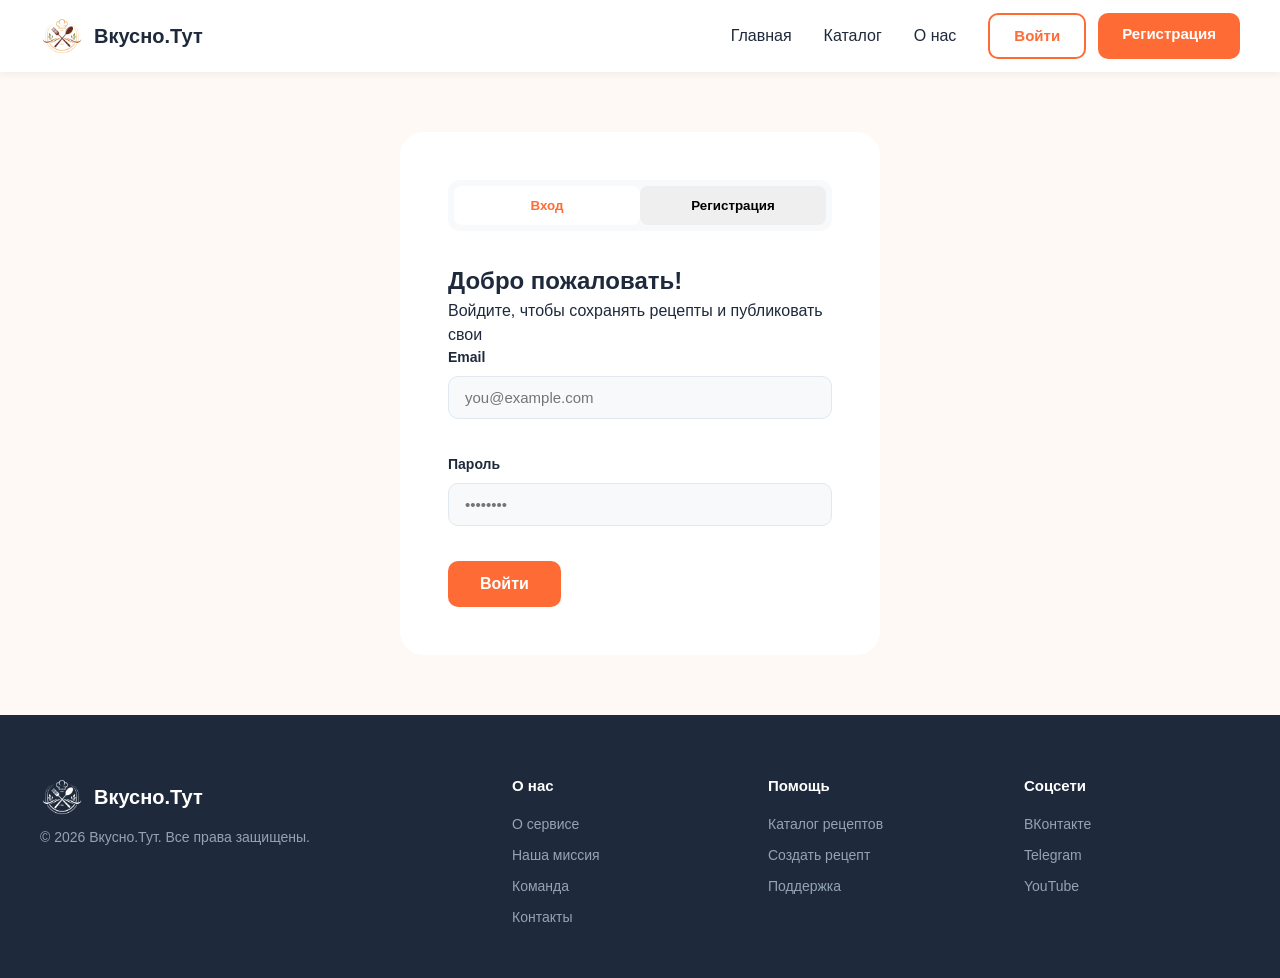
<file: create.html>
<!DOCTYPE html>
<html lang="ru">
<head>
    <meta charset="UTF-8">
    <meta name="viewport" content="width=device-width, initial-scale=1.0">
    <title>Создать рецепт — Вкусно.Тут</title>
    <link rel="stylesheet" href="style.css">
</head>
<body>
    <header class="header">
        <div class="container header-inner">
            <a href="index.html" class="logo"><img src="img/лого.png" alt="Логотип" class="logo-icon"><span class="logo-text">Вкусно.Тут</span></a>
            <button class="burger" id="burgerBtn" aria-label="Меню"><span></span><span></span><span></span></button>
            <nav class="nav" id="mainNav">
                <a href="index.html" class="nav-link">Главная</a>
                <a href="catalog.html" class="nav-link">Каталог</a>
                <a href="create.html" class="nav-link active">Создать</a>
                <a href="about.html" class="nav-link">О нас</a>
                <a href="profile.html" class="nav-link">Профиль</a>
                <div class="header-buttons"></div>
            </nav>
        </div>
    </header>

    <main class="create-page">
        <div class="container">
            <div class="create-header">
                <div>
                    <h1 class="create-title">Создание рецепта</h1>
                    <p class="create-subtitle">Поделитесь своим рецептом с сообществом</p>
                </div>
                <a href="index.html" class="btn btn-outline">Отмена</a>
            </div>

            <form class="create-form" id="createForm" onsubmit="return false;">
                <section class="create-block">
                    <h2 class="create-block-title">Основная информация</h2>
                    <div class="form-group"><label class="form-label">Название рецепта *</label><input type="text" class="form-input" id="recipeName" placeholder="Например: Паста Карбонара"></div>
                    <div class="form-group"><label class="form-label">Описание</label><textarea class="form-textarea" id="recipeDesc" placeholder="Коротко опишите рецепт..."></textarea></div>
                    <div class="form-group">
                        <label class="form-label">Фото блюда</label>
                        <div class="photo-upload" id="photoUpload">
                            <input type="file" id="photoInput" accept="image/*" hidden>
                            <div class="photo-upload-placeholder" id="photoPlaceholder">
                                <div class="photo-upload-icon">📷</div>
                                <div class="photo-upload-text">Нажмите, чтобы загрузить фото</div>
                            </div>
                            <img id="photoPreview" class="photo-preview" style="display: none;" alt="Превью">
                        </div>
                        <button type="button" class="photo-remove-btn" id="photoRemoveBtn" style="display: none;">Удалить фото</button>
                    </div>
                </section>

                <section class="create-block">
                    <h2 class="create-block-title">Характеристики</h2>
                    <div class="form-row">
                        <div class="form-group"><label class="form-label">Время готовки (мин) *</label><input type="number" class="form-input" id="recipeTime" placeholder="25" min="1"></div>
                        <div class="form-group"><label class="form-label">Сложность *</label><select class="form-select" id="recipeDifficulty"><option value="Легко">Легко</option><option value="Средне">Средне</option><option value="Сложно">Сложно</option></select></div>
                    </div>
                    <div class="form-row">
                        <div class="form-group"><label class="form-label">Тип блюда *</label><select class="form-select" id="recipeType"><option value="Завтрак">Завтрак</option><option value="Обед">Обед</option><option value="Ужин">Ужин</option><option value="Десерт">Десерт</option></select></div>
                        <div class="form-group"><label class="form-label">Основной продукт *</label><select class="form-select" id="recipeProduct"><option value="Мясо">Мясо</option><option value="Птица">Птица</option><option value="Рыба">Рыба</option><option value="Овощи">Овощи</option><option value="Фрукты">Фрукты</option><option value="Грибы">Грибы</option><option value="Молочное">Молочное</option><option value="Крупы">Крупы</option><option value="Тесто">Тесто</option></select></div>
                    </div>
                    <div class="form-row">
                        <div class="form-group"><label class="form-label">Кухня мира</label><select class="form-select" id="recipeCuisine"><option value="Русская">Русская</option><option value="Итальянская">Итальянская</option><option value="Французская">Французская</option><option value="Азиатская">Азиатская</option><option value="Грузинская">Грузинская</option></select></div>
                        <div class="form-group"><label class="form-label">Калорийность</label><input type="number" class="form-input" id="recipeCalories" placeholder="320" min="0"></div>
                    </div>
                </section>

                <section class="create-block">
                    <div class="create-block-head">
                        <h2 class="create-block-title">Ингредиенты</h2>
                        <button type="button" class="btn btn-outline" id="addIngredientBtn">+ Добавить</button>
                    </div>
                    <div class="dynamic-list" id="ingredientsList"></div>
                </section>

                <section class="create-block">
                    <div class="create-block-head">
                        <h2 class="create-block-title">Шаги приготовления</h2>
                        <button type="button" class="btn btn-outline" id="addStepBtn">+ Добавить шаг</button>
                    </div>
                    <div class="dynamic-list" id="stepsList"></div>
                </section>

                <div class="create-actions">
                    <button type="button" class="btn btn-outline btn-lg" id="saveDraftBtn">Сохранить черновик</button>
                    <button type="button" class="btn btn-primary btn-lg" id="publishBtn">Опубликовать рецепт</button>
                </div>
            </form>
        </div>
    </main>

    <footer class="footer">
    <div class="container footer-inner">
        <div class="footer-col">
            <div class="logo">
                <img src="img/лого.png" alt="Логотип" class="logo-icon logo-white">
                <span class="logo-text">Вкусно.Тут</span>
            </div>
            <p class="footer-copy">© 2026 Вкусно.Тут. Все права защищены.</p>
        </div>
        <div class="footer-col">
            <h4 class="footer-title">О нас</h4>
            <a href="about.html" class="footer-link">О сервисе</a>
            <a href="about.html#mission" class="footer-link">Наша миссия</a>
            <a href="about.html#team" class="footer-link">Команда</a>
            <a href="about.html#contact" class="footer-link">Контакты</a>
        </div>
        <div class="footer-col">
            <h4 class="footer-title">Помощь</h4>
            <a href="catalog.html" class="footer-link">Каталог рецептов</a>
            <a href="create.html" class="footer-link">Создать рецепт</a>
            <a href="about.html#contact" class="footer-link">Поддержка</a>
        </div>
        <div class="footer-col">
            <h4 class="footer-title">Соцсети</h4>
            <a href="https://vk.com" target="_blank" rel="noopener noreferrer" class="footer-link">ВКонтакте</a>
            <a href="https://t.me" target="_blank" rel="noopener noreferrer" class="footer-link">Telegram</a>
            <a href="https://youtube.com" target="_blank" rel="noopener noreferrer" class="footer-link">YouTube</a>
        </div>
    </div>
</footer>
    <script src="catalog-data.js"></script>
    <script src="script.js"></script>
</body>
</html>
</file>
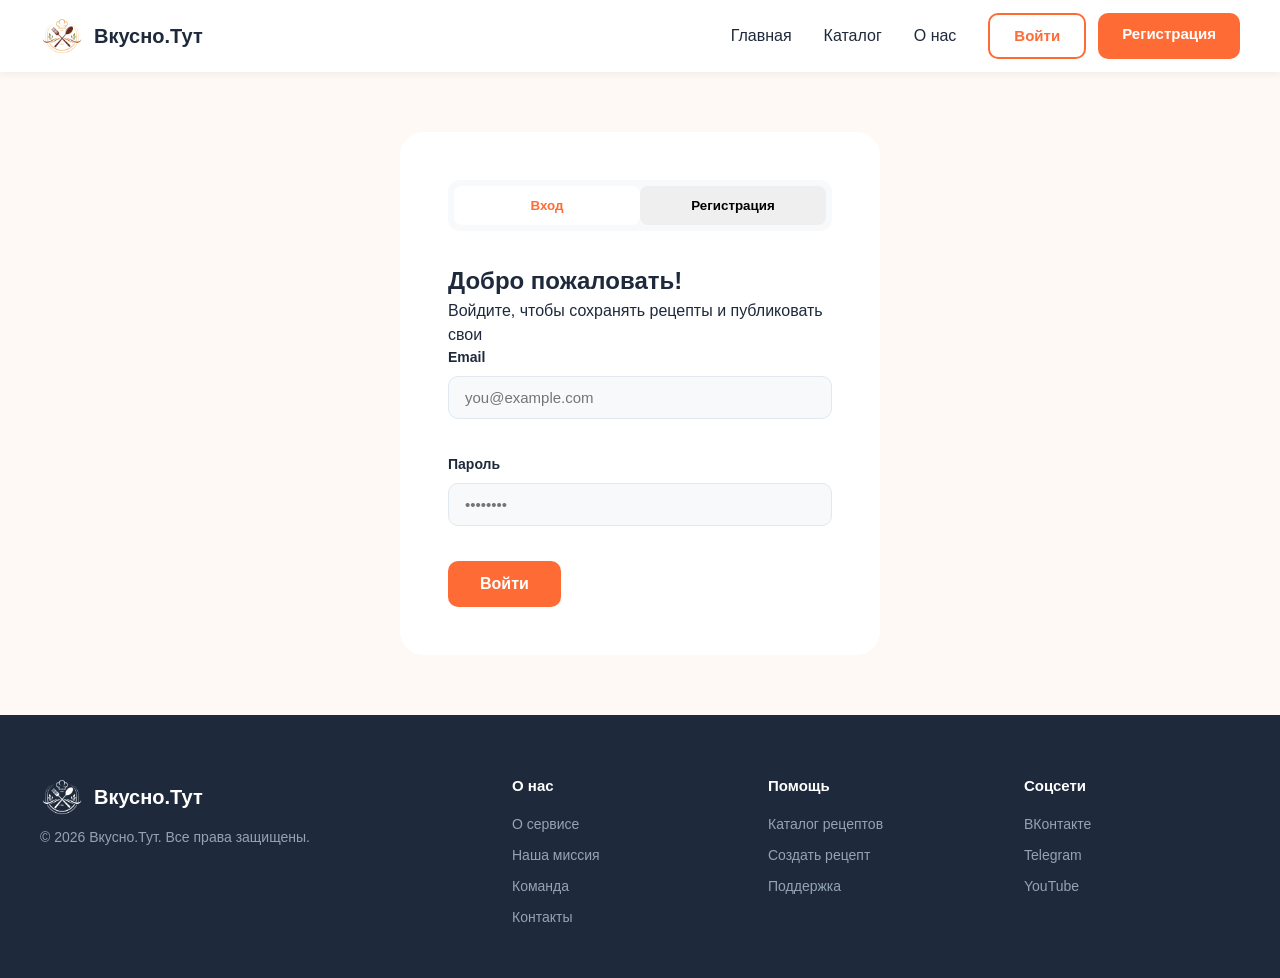
<file: login.html>
<!DOCTYPE html>
<html lang="ru">
<head>
    <meta charset="UTF-8">
    <meta name="viewport" content="width=device-width, initial-scale=1.0">
    <title>Вход и регистрация — Вкусно.Тут</title>
    <link rel="stylesheet" href="style.css">
</head>
<body>
    <header class="header">
        <div class="container header-inner">
            <a href="index.html" class="logo"><img src="img/лого.png" alt="Логотип" class="logo-icon"><span class="logo-text">Вкусно.Тут</span></a>
            <button class="burger" id="burgerBtn" aria-label="Меню"><span></span><span></span><span></span></button>
            <nav class="nav" id="mainNav">
                <a href="index.html" class="nav-link">Главная</a>
                <a href="catalog.html" class="nav-link">Каталог</a>
                <a href="create.html" class="nav-link">Создать</a>
                <a href="about.html" class="nav-link">О нас</a>
                <a href="profile.html" class="nav-link">Профиль</a>
                <div class="header-buttons"></div>
            </nav>
        </div>
    </header>

    <main class="auth-page">
        <div class="container">
            <div class="auth-box">
                <div class="auth-tabs">
                    <button class="auth-tab active" data-tab="login">Вход</button>
                    <button class="auth-tab" data-tab="register">Регистрация</button>
                </div>

                <form class="auth-form active" id="loginForm" onsubmit="return false;">
                    <h2 class="auth-title">Добро пожаловать!</h2>
                    <p class="auth-subtitle">Войдите, чтобы сохранять рецепты и публиковать свои</p>
                    <div class="form-group"><label class="form-label">Email</label><input type="email" class="form-input" id="loginEmail" placeholder="you@example.com"></div>
                    <div class="form-group"><label class="form-label">Пароль</label><input type="password" class="form-input" id="loginPassword" placeholder="••••••••"></div>
                    <button type="button" class="btn btn-primary btn-lg auth-btn" id="loginBtn">Войти</button>
                </form>

                <form class="auth-form" id="registerForm" onsubmit="return false;">
                    <h2 class="auth-title">Создать аккаунт</h2>
                    <p class="auth-subtitle">Зарегистрируйтесь, чтобы делиться своими рецептами</p>
                    <div class="form-group"><label class="form-label">Имя</label><input type="text" class="form-input" id="regName" placeholder="Как вас зовут?"></div>
                    <div class="form-group"><label class="form-label">Email</label><input type="email" class="form-input" id="regEmail" placeholder="you@example.com"></div>
                    <div class="form-group"><label class="form-label">Пароль</label><input type="password" class="form-input" id="regPassword" placeholder="Минимум 6 символов"></div>
                    <button type="button" class="btn btn-primary btn-lg auth-btn" id="registerBtn">Зарегистрироваться</button>
                </form>
            </div>
        </div>
    </main>

    <footer class="footer">
        <div class="container footer-inner">
            <div class="footer-col">
                <div class="logo">
                    <img src="img/лого.png" alt="Логотип" class="logo-icon logo-white">
                    <span class="logo-text">Вкусно.Тут</span>
                </div>
                <p class="footer-copy">© 2026 Вкусно.Тут. Все права защищены.</p>
            </div>
            <div class="footer-col">
                <h4 class="footer-title">О нас</h4>
                <a href="about.html" class="footer-link">О сервисе</a>
                <a href="about.html#mission" class="footer-link">Наша миссия</a>
                <a href="about.html#team" class="footer-link">Команда</a>
                <a href="about.html#contact" class="footer-link">Контакты</a>
            </div>
            <div class="footer-col">
                <h4 class="footer-title">Помощь</h4>
                <a href="catalog.html" class="footer-link">Каталог рецептов</a>
                <a href="create.html" class="footer-link">Создать рецепт</a>
                <a href="about.html#contact" class="footer-link">Поддержка</a>
            </div>
            <div class="footer-col">
                <h4 class="footer-title">Соцсети</h4>
                <a href="https://vk.com" target="_blank" rel="noopener noreferrer" class="footer-link">ВКонтакте</a>
                <a href="https://t.me" target="_blank" rel="noopener noreferrer" class="footer-link">Telegram</a>
                <a href="https://youtube.com" target="_blank" rel="noopener noreferrer" class="footer-link">YouTube</a>
            </div>
        </div>
    </footer>
    <script src="catalog-data.js"></script>
    <script src="script.js"></script>
</body>
</html>
</file>
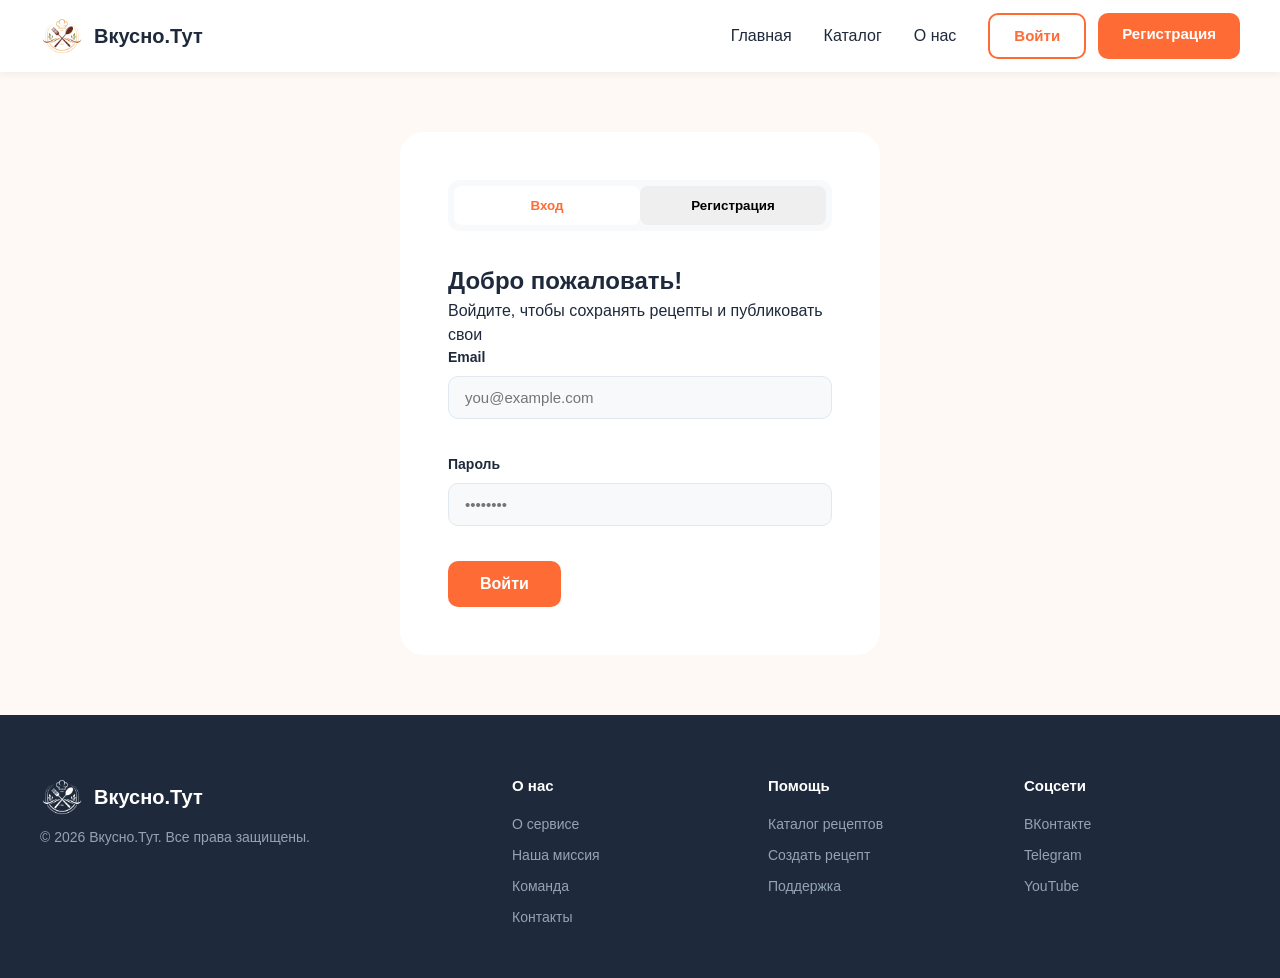
<file: profile.html>
<!DOCTYPE html>
<html lang="ru">
<head>
    <meta charset="UTF-8">
    <meta name="viewport" content="width=device-width, initial-scale=1.0">
    <title>Мой профиль — Вкусно.Тут</title>
    <link rel="stylesheet" href="style.css">
</head>
<body>
    <header class="header">
        <div class="container header-inner">
            <a href="index.html" class="logo"><img src="img/лого.png" alt="Логотип" class="logo-icon"><span class="logo-text">Вкусно.Тут</span></a>
            <button class="burger" id="burgerBtn" aria-label="Меню"><span></span><span></span><span></span></button>
            <nav class="nav" id="mainNav">
                <a href="index.html" class="nav-link">Главная</a>
                <a href="catalog.html" class="nav-link">Каталог</a>
                <a href="create.html" class="nav-link">Создать</a>
                <a href="about.html" class="nav-link">О нас</a>
                <a href="profile.html" class="nav-link active">Профиль</a>
                <div class="header-buttons"></div>
            </nav>
        </div>
    </header>

    <main class="profile-page">
        <div class="container">
            <div class="profile-header">
                <div class="profile-avatar" id="profileAvatar">П</div>
                <div class="profile-info">
                    <h1 class="profile-name" id="profileName">Пользователь</h1>
                    <p class="profile-nick" id="profileNick">@user</p>
                    <p class="profile-desc" id="profileDesc">Люблю готовить</p>
                </div>
                <div class="profile-actions">
                    <button class="btn btn-outline" id="editProfileBtn">Редактировать профиль</button>
                    <a href="create.html" class="btn btn-primary">+ Создать рецепт</a>
                </div>
            </div>

            <div class="profile-stats">
                <div class="profile-stat"><div class="profile-stat-number" id="statRecipes">0</div><div class="profile-stat-label">рецептов</div></div>
                <div class="profile-stat"><div class="profile-stat-number" id="statFavorites">0</div><div class="profile-stat-label">в избранном</div></div>
                <div class="profile-stat"><div class="profile-stat-number" id="statComments">0</div><div class="profile-stat-label">комментариев</div></div>
                <div class="profile-stat"><div class="profile-stat-number" id="statDrafts">0</div><div class="profile-stat-label">черновиков</div></div>
            </div>

            <div class="profile-tabs">
                <button class="profile-tab active" data-tab="my">Мои рецепты</button>
                <button class="profile-tab" data-tab="favorites">Избранное</button>
                <button class="profile-tab" data-tab="drafts">Черновики</button>
            </div>

            <div class="profile-grid" id="profileGrid"></div>
        </div>
    </main>

    <footer class="footer">
    <div class="container footer-inner">
        <div class="footer-col">
            <div class="logo">
                <img src="img/лого.png" alt="Логотип" class="logo-icon logo-white">
                <span class="logo-text">Вкусно.Тут</span>
            </div>
            <p class="footer-copy">© 2026 Вкусно.Тут. Все права защищены.</p>
        </div>
        <div class="footer-col">
            <h4 class="footer-title">О нас</h4>
            <a href="about.html" class="footer-link">О сервисе</a>
            <a href="about.html#mission" class="footer-link">Наша миссия</a>
            <a href="about.html#team" class="footer-link">Команда</a>
            <a href="about.html#contact" class="footer-link">Контакты</a>
        </div>
        <div class="footer-col">
            <h4 class="footer-title">Помощь</h4>
            <a href="catalog.html" class="footer-link">Каталог рецептов</a>
            <a href="create.html" class="footer-link">Создать рецепт</a>
            <a href="about.html#contact" class="footer-link">Поддержка</a>
        </div>
        <div class="footer-col">
            <h4 class="footer-title">Соцсети</h4>
            <a href="https://vk.com" target="_blank" rel="noopener noreferrer" class="footer-link">ВКонтакте</a>
            <a href="https://t.me" target="_blank" rel="noopener noreferrer" class="footer-link">Telegram</a>
            <a href="https://youtube.com" target="_blank" rel="noopener noreferrer" class="footer-link">YouTube</a>
        </div>
    </div>
</footer>

    <div class="modal" id="editProfileModal">
        <div class="modal-box">
            <h2 class="modal-title">Редактировать профиль</h2>
            <div class="form-group">
                <label class="form-label">Фото профиля</label>
                <div class="photo-upload photo-upload-small" id="avatarUpload">
                    <input type="file" id="avatarInput" accept="image/*" hidden>
                    <div class="photo-upload-placeholder" id="avatarPlaceholder">
                        <div class="photo-upload-icon">📷</div>
                        <div class="photo-upload-text">Загрузить фото</div>
                    </div>
                    <img id="avatarPreview" class="photo-preview" style="display: none;" alt="Аватар">
                </div>
                <button type="button" class="photo-remove-btn" id="avatarRemoveBtn" style="display: none;">Удалить фото</button>
            </div>
            <div class="form-group"><label class="form-label">Имя</label><input type="text" class="form-input" id="editName" placeholder="Ваше имя"></div>
            <div class="form-group"><label class="form-label">Ник (логин)</label><input type="text" class="form-input" id="editNick" placeholder="@nickname"></div>
            <div class="form-group"><label class="form-label">Описание</label><textarea class="form-textarea" id="editDesc" placeholder="О себе..."></textarea></div>
            <div class="modal-actions">
                <button type="button" class="btn btn-outline" id="cancelEditBtn">Отмена</button>
                <button type="button" class="btn btn-primary" id="saveProfileBtn">Сохранить</button>
            </div>
        </div>
    </div>

    <script src="catalog-data.js"></script>
    <script src="script.js"></script>
</body>
</html>
</file>
<file: style.css>
/* ============================================
   ОБЩИЕ СТИЛИ
   ============================================ */
* {
    margin: 0;
    padding: 0;
    box-sizing: border-box;
}

body {
    font-family: 'Segoe UI', Tahoma, sans-serif;
    background: #FFF9F5;
    color: #1E293B;
    line-height: 1.5;
}

a {
    text-decoration: none;
    color: inherit;
}

img {
    display: block;
    max-width: 100%;
}

.container {
    max-width: 1280px;
    margin: 0 auto;
    padding: 0 40px;
}

/* ============================================
   КНОПКИ
   ============================================ */
.btn {
    display: inline-block;
    padding: 10px 24px;
    border-radius: 10px;
    font-weight: 600;
    font-size: 15px;
    cursor: pointer;
    border: none;
    transition: all 0.2s;
    text-align: center;
}

.btn-primary {
    background: #FF6B35;
    color: #FFFFFF;
}

.btn-primary:hover {
    background: #E8551F;
}

.btn-outline {
    background: #FFFFFF;
    color: #FF6B35;
    border: 2px solid #FF6B35;
}

.btn-outline:hover {
    background: #FF6B35;
    color: #FFFFFF;
}

.btn-glass {
    background: rgba(255, 255, 255, 0.2);
    color: #FFFFFF;
    border: 2px solid #FFFFFF;
}

.btn-glass:hover {
    background: #FFFFFF;
    color: #1E293B;
}

.btn-lg {
    padding: 14px 32px;
    font-size: 16px;
}

/* ============================================
   ХЕДЕР
   ============================================ */
.header {
    background: #FFFFFF;
    box-shadow: 0 2px 8px rgba(0, 0, 0, 0.06);
    position: sticky;
    top: 0;
    z-index: 100;
}

.header-inner {
    display: flex;
    align-items: center;
    justify-content: space-between;
    height: 72px;
}

.logo {
    display: flex;
    align-items: center;
    gap: 10px;
}

.logo-icon {
    width: 44px;
    height: 44px;
    object-fit: contain;
}

.logo-text {
    font-size: 20px;
    font-weight: 700;
    color: #1E293B;
}

.logo-white {
    filter: brightness(0) invert(1);
}

.nav {
    display: flex;
    align-items: center;
    gap: 32px;
}

.nav-link {
    font-size: 16px;
    font-weight: 500;
    color: #1E293B;
    transition: color 0.2s;
}

.nav-link:hover,
.nav-link.active {
    color: #FF6B35;
}

.header-buttons {
    display: flex;
    gap: 12px;
}

.burger {
    display: none;
    flex-direction: column;
    gap: 5px;
    width: 44px;
    height: 44px;
    background: transparent;
    border: none;
    cursor: pointer;
}

.burger span {
    display: block;
    width: 24px;
    height: 2.5px;
    background: #1E293B;
    border-radius: 2px;
}

/* ============================================
   БАННЕР
   ============================================ */
.banner {
    position: relative;
    height: 500px;
    background: url('img/баннер.webp') center/cover no-repeat;
    background-color: #2C1810;
    display: flex;
    align-items: center;
}

.banner-overlay {
    position: absolute;
    inset: 0;
    background: linear-gradient(90deg, rgba(0,0,0,0.75) 0%, rgba(0,0,0,0.5) 50%, rgba(0,0,0,0.3) 100%);
}

.banner-content {
    position: relative;
    z-index: 2;
    max-width: 700px;
}

.banner-title {
    font-size: 52px;
    font-weight: 800;
    color: #FFFFFF;
    margin-bottom: 20px;
}

.banner-title span {
    color: #FF6B35;
}

.banner-subtitle {
    font-size: 18px;
    color: #E2E8F0;
    margin-bottom: 32px;
}

.banner-buttons {
    display: flex;
    gap: 16px;
}

/* ============================================
   СЕКЦИИ И СЕТКИ
   ============================================ */
.section {
    padding: 100px 0;
}

.section-gray {
    background:  #FFF3EC;
}

.section-title {
    font-size: 36px;
    font-weight: 700;
    text-align: center;
    margin-bottom: 12px;
}

.section-subtitle {
    font-size: 16px;
    color: #64748B;
    text-align: center;
    margin-bottom: 64px;
}

.section-center {
    text-align: center;
    margin-top: 56px;
}

.stats {
    background: #FFFFFF;
    padding: 60px 0;
    border-bottom: 1px solid #E2E8F0;
}

.stats-inner {
    display: grid;
    grid-template-columns: repeat(4, 1fr);
    gap: 40px;
    text-align: center;
}

.stat-number {
    font-size: 44px;
    font-weight: 800;
    color: #FF6B35;
    margin-bottom: 8px;
}

.stat-label {
    font-size: 15px;
    color: #64748B;
}

.categories-grid {
    display: grid;
    grid-template-columns: repeat(4, 1fr);
    gap: 20px;
}

.category {
    background: #FFFFFF;
    border-radius: 16px;
    padding: 28px 16px;
    text-align: center;
    box-shadow: 0 2px 8px rgba(0, 0, 0, 0.05);
    transition: all 0.3s;
}

.category:hover {
    transform: translateY(-4px);
    box-shadow: 0 8px 20px rgba(255, 107, 53, 0.15);
}

.category-name {
    font-size: 16px;
    font-weight: 700;
    color: #1E293B;
}

.cards-grid {
    display: grid;
    grid-template-columns: repeat(4, 1fr);
    gap: 24px;
}

.card {
    background: #FFFFFF;
    border-radius: 16px;
    overflow: hidden;
    box-shadow: 0 4px 12px rgba(0, 0, 0, 0.06);
    transition: all 0.3s;
}

.card:hover {
    transform: translateY(-6px);
    box-shadow: 0 12px 24px rgba(0, 0, 0, 0.12);
}

.card-img {
    height: 180px;
    background: #FFF3EC;
}

.card-img img {
    width: 100%;
    height: 100%;
    object-fit: cover;
}

.card-body {
    padding: 20px;
}

.card-title {
    font-size: 18px;
    font-weight: 700;
    margin-bottom: 6px;
}

.card-desc {
    font-size: 14px;
    color: #64748B;
    margin-bottom: 12px;
}

.card-meta {
    font-size: 13px;
    font-weight: 600;
    color: #FF6B35;
}

.steps {
    display: flex;
    align-items: flex-start;
    justify-content: center;
    gap: 40px;
}

.step {
    text-align: center;
    flex: 1;
    max-width: 240px;
}

.step-circle {
    width: 80px;
    height: 80px;
    background: #FF6B35;
    color: #FFFFFF;
    border-radius: 50%;
    display: flex;
    align-items: center;
    justify-content: center;
    font-size: 36px;
    font-weight: 700;
    margin: 0 auto 20px;
}

.step-title {
    font-size: 20px;
    font-weight: 700;
    margin-bottom: 8px;
}

.step-desc {
    font-size: 14px;
    color: #64748B;
}

.step-arrow {
    font-size: 32px;
    color: #FF6B35;
    margin-top: 20px;
}

/* ============================================
   ФУТЕР
   ============================================ */
.footer {
    background: #1E293B;
    color: #FFFFFF;
    padding: 60px 0 40px;
}

.footer-inner {
    display: grid;
    grid-template-columns: 2fr 1fr 1fr 1fr;
    gap: 40px;
}

.footer-col .logo-text {
    color: #FFFFFF;
    font-size: 20px;
}

.footer-copy {
    font-size: 14px;
    color: #94A3B8;
    margin-top: 8px;
}

.footer-title {
    font-size: 15px;
    font-weight: 700;
    margin-bottom: 16px;
}

.footer-link {
    display: block;
    font-size: 14px;
    color: #94A3B8;
    margin-bottom: 10px;
}

/* ============================================
   КАТАЛОГ
   ============================================ */
.catalog-header {
    padding: 40px 0 20px;
}

.catalog-header-inner {
    display: flex;
    align-items: center;
    justify-content: space-between;
}

.catalog-title {
    font-size: 40px;
    font-weight: 800;
}

.catalog-found {
    font-size: 16px;
    color: #64748B;
}

.catalog-found span {
    color: #FF6B35;
    font-weight: 700;
}

.search-box {
    display: flex;
    background: #FFFFFF;
    border-radius: 12px;
    padding: 4px;
    box-shadow: 0 2px 8px rgba(0,0,0,0.06);
}

.search-box input {
    flex: 1;
    border: none;
    padding: 14px 20px;
    font-size: 15px;
    outline: none;
}

.chips {
    display: flex;
    gap: 8px;
    margin-top: 16px;
    flex-wrap: wrap;
}

.chip {
    background: #FFF3EC;
    color: #FF6B35;
    padding: 8px 14px;
    border-radius: 20px;
    font-size: 14px;
    display: inline-flex;
    align-items: center;
    gap: 8px;
}

.chip span {
    cursor: pointer;
    font-weight: 700;
}

.chip-reset {
    background: #1E293B;
    color: #FFFFFF;
    cursor: pointer;
}

.catalog-layout {
    display: grid;
    grid-template-columns: 280px 1fr;
    gap: 32px;
    padding-bottom: 80px;
}

.filters {
    background: #FFFFFF;
    padding: 24px;
    border-radius: 16px;
    height: fit-content;
    position: sticky;
    top: 100px;
}

.filter-heading {
    font-size: 13px;
    font-weight: 700;
    color: #64748B;
    text-transform: uppercase;
    margin-bottom: 12px;
}

.filter-label {
    display: flex;
    align-items: center;
    gap: 10px;
    padding: 6px 0;
    font-size: 15px;
    cursor: pointer;
}

.filter-label input {
    accent-color: #FF6B35;
    width: 18px;
    height: 18px;
}

.reset-filters {
    width: 100%;
    background: #F1F5F9;
    border: none;
    padding: 12px;
    border-radius: 8px;
    font-weight: 600;
    cursor: pointer;
}

.sort-bar {
    display: flex;
    align-items: center;
    justify-content: flex-end;
    gap: 12px;
    margin-bottom: 20px;
}

.sort-select {
    padding: 10px 16px;
    border: 1px solid #E2E8F0;
    border-radius: 8px;
}

.results-grid {
    display: grid;
    grid-template-columns: repeat(3, 1fr);
    gap: 24px;
}

.no-result {
    grid-column: 1 / -1;
    text-align: center;
    padding: 60px 20px;
    background: #FFFFFF;
    border-radius: 16px;
}

.pagination {
    display: flex;
    justify-content: center;
    gap: 8px;
    margin-top: 40px;
}

.page-btn {
    width: 40px;
    height: 40px;
    border: 1px solid #E2E8F0;
    background: #FFFFFF;
    border-radius: 8px;
    cursor: pointer;
    font-weight: 600;
}

.page-btn.active {
    background: #FF6B35;
    color: #FFFFFF;
    border-color: #FF6B35;
}

/* ============================================
   СТРАНИЦА РЕЦЕПТА
   ============================================ */
.recipe-page {
    padding: 40px 0 80px;
}

.back-link {
    display: inline-block;
    font-size: 15px;
    color: #64748B;
    margin-bottom: 24px;
}

.recipe-hero {
    display: grid;
    grid-template-columns: 1fr 1fr;
    gap: 48px;
    margin-bottom: 48px;
}

.recipe-hero-img {
    border-radius: 20px;
    overflow: hidden;
    height: 420px;
}

.recipe-hero-img img {
    width: 100%;
    height: 100%;
    object-fit: cover;
}

.recipe-title {
    font-size: 40px;
    font-weight: 800;
    margin-bottom: 16px;
}

.recipe-desc {
    font-size: 16px;
    color: #64748B;
    margin-bottom: 28px;
}

.recipe-meta {
    display: flex;
    gap: 32px;
    padding: 20px 0;
    border-top: 1px solid #E2E8F0;
    border-bottom: 1px solid #E2E8F0;
    margin-bottom: 24px;
}

.recipe-meta-label {
    font-size: 13px;
    color: #64748B;
}

.recipe-meta-value {
    font-size: 17px;
    font-weight: 700;
    color: #FF6B35;
}

.recipe-author {
    display: flex;
    align-items: center;
    gap: 12px;
    margin-bottom: 24px;
}

.recipe-author-avatar {
    width: 48px;
    height: 48px;
    background: #FF6B35;
    color: #FFFFFF;
    border-radius: 50%;
    display: flex;
    align-items: center;
    justify-content: center;
    font-weight: 700;
}

.recipe-author-name {
    font-size: 15px;
    font-weight: 700;
}

.recipe-section {
    margin-top: 48px;
}

.recipe-section-head {
    display: flex;
    justify-content: space-between;
    margin-bottom: 24px;
}

.recipe-section-title {
    font-size: 28px;
    font-weight: 700;
}

.portion-btn {
    background: #FFF3EC;
    color: #FF6B35;
    border: none;
    padding: 10px 18px;
    border-radius: 10px;
    font-weight: 700;
    cursor: pointer;
}

.ingredients-list {
    background: #FFFFFF;
    border-radius: 16px;
    padding: 8px 24px;
}

.ingredient {
    display: flex;
    justify-content: space-between;
    padding: 16px 0;
    border-bottom: 1px solid #F1F5F9;
}

.ingredient-value {
    font-weight: 700;
    color: #FF6B35;
}

.recipe-step {
    display: grid;
    grid-template-columns: 300px 1fr;
    gap: 32px;
    background: #FFFFFF;
    border-radius: 16px;
    overflow: hidden;
    margin-bottom: 24px;
}

.recipe-step-img {
    min-height: 240px;
}

.recipe-step-img img {
    width: 100%;
    height: 100%;
    object-fit: cover;
}

.recipe-step-content {
    padding: 28px 32px 28px 0;
}

.recipe-step-num {
    width: 40px;
    height: 40px;
    background: #FF6B35;
    color: #FFFFFF;
    border-radius: 50%;
    display: flex;
    align-items: center;
    justify-content: center;
    font-weight: 700;
}

.recipe-step-head {
    display: flex;
    align-items: center;
    gap: 14px;
    margin-bottom: 12px;
}

.timer {
    display: inline-flex;
    align-items: center;
    gap: 10px;
    background: #FFF3EC;
    padding: 10px 16px;
    border-radius: 12px;
    margin-top: 15px;
}

.timer-display {
    font-size: 20px;
    font-weight: 800;
    color: #FF6B35;
}

.timer-btn {
    background: #FFFFFF;
    border: none;
    padding: 8px 14px;
    border-radius: 8px;
    font-weight: 700;
    color: #FF6B35;
    cursor: pointer;
}

/* ============================================
   ФОРМЫ И ПРОФИЛЬ
   ============================================ */
.create-block {
    background: #FFFFFF;
    border-radius: 16px;
    padding: 32px;
    margin-bottom: 24px;
}

.form-label {
    display: block;
    font-size: 14px;
    font-weight: 600;
    margin-bottom: 8px;
}

.form-input,
.form-textarea,
.form-select {
    width: 100%;
    padding: 12px 16px;
    border: 1px solid #E2E8F0;
    border-radius: 10px;
    background: #F8F9FB;
    margin-bottom: 15px;
}

.profile-header {
    display: flex;
    align-items: center; /* Выравниваем всё по центру */
    justify-content: space-between; /* Раскидываем текст и кнопки по краям */
    gap: 32px;
    background: #FFFFFF;
    padding: 32px 40px;
    border-radius: 20px;
    margin-bottom: 24px;
    flex-wrap: wrap; /* Чтобы на телефоне кнопки переносились вниз */
}
.profile-avatar {
    width: 120px;
    height: 120px;
    min-width: 120px; /* Запрещаем сжиматься */
    min-height: 120px; /* Запрещаем сжиматься */
    background: #FF6B35;
    color: #FFFFFF;
    border-radius: 50%;
    display: flex;
    align-items: center;
    justify-content: center;
    font-size: 48px;
    font-weight: 800;
    background-size: cover; /* Фото заполняет круг */
    background-position: center;
    flex-shrink: 0;
    overflow: hidden; /* Прячем всё, что вылезает за круг */
}

.profile-stats {
    display: grid;
    grid-template-columns: repeat(4, 1fr);
    gap: 20px;
    margin-bottom: 32px;
}

.profile-stat {
    background: #FFFFFF;
    padding: 24px;
    border-radius: 16px;
    text-align: center;
}

.profile-stat-number {
    font-size: 32px;
    font-weight: 800;
    color: #FF6B35;
}

.profile-tabs {
    display: flex;
    gap: 8px;
    margin-bottom: 24px;
    border-bottom: 1px solid #E2E8F0;
}

.profile-tab {
    padding: 14px 20px;
    background: transparent;
    border: none;
    font-size: 16px;
    font-weight: 600;
    cursor: pointer;
    color: #64748B;
}

.profile-tab.active {
    color: #FF6B35;
    border-bottom: 3px solid #FF6B35;
}

.profile-grid {
    display: grid;
    grid-template-columns: repeat(3, 1fr);
    gap: 24px;
}

.modal {
    display: none;
    position: fixed;
    inset: 0;
    background: rgba(0,0,0,0.5);
    z-index: 1000;
    align-items: center;
    justify-content: center;
}

.modal.active {
    display: flex;
}

.modal-box {
    background: #FFFFFF;
    padding: 32px;
    border-radius: 20px;
    max-width: 500px;
    width: 100%;
    max-height: 90vh; /* Ограничиваем высоту окна (90% от экрана) */
    overflow-y: auto; /* Включаем прокрутку внутри окна */
    position: relative; /* Чтобы кнопки не улетали */
}

/* Кнопки внизу окна */
.modal-actions {
    display: flex;
    justify-content: flex-end; /* Прижимаем кнопки вправо */
    gap: 12px;
    margin-top: 24px;
    padding-top: 16px;
    border-top: 1px solid #E2E8F0;
    position: sticky; /* Кнопки остаются внизу при прокрутке */
    bottom: 0;
    background: #FFFFFF;
}
.modal-actions .btn {
    min-width: 120px;
    height: 44px;
}

.auth-box {
    background: #FFFFFF;
    padding: 48px;
    border-radius: 24px;
    max-width: 480px;
    margin: 60px auto;
}

.auth-tabs {
    display: flex;
    background: #F8F9FB;
    border-radius: 12px;
    padding: 6px;
    margin-bottom: 32px;
}

.auth-tab {
    flex: 1;
    padding: 12px;
    border: none;
    border-radius: 8px;
    font-weight: 700;
    cursor: pointer;
}

.auth-tab.active {
    background: #FFFFFF;
    color: #FF6B35;
}

.auth-form {
    display: none;
}

.auth-form.active {
    display: block;
}

/* ============================================
   АНИМАЦИИ
   ============================================ */
@keyframes fadeInUp {
    from {
        opacity: 0;
        transform: translateY(40px);
    }
    to {
        opacity: 1;
        transform: translateY(0);
    }
}

.animate-on-scroll {
    opacity: 0;
    transition: opacity 0.8s ease;
}

.animate-on-scroll.visible {
    opacity: 1;
    animation: fadeInUp 0.8s ease forwards;
}

/* ============================================
   АДАПТИВ
   ============================================ */
@media (max-width: 900px) {
    .burger {
        display: flex;
    }
    
    .nav {
        position: absolute;
        top: 72px;
        left: 0;
        right: 0;
        background: #FFFFFF;
        flex-direction: column;
        padding: 20px;
        max-height: 0;
        overflow: hidden;
        opacity: 0;
        transition: all 0.3s;
    }
    
    .nav.open {
        max-height: 400px;
        opacity: 1;
    }
    
    .cards-grid,
    .categories-grid,
    .stats-inner,
    .profile-stats,
    .profile-grid,
    .catalog-layout,
    .results-grid {
        grid-template-columns: 1fr;
    }
    
    .recipe-hero {
        grid-template-columns: 1fr;
    }
    
    .recipe-step {
        grid-template-columns: 1fr;
    }
    
    .footer-inner {
        grid-template-columns: 1fr;
    }
}
/* ============================================
   ДОПОЛНИТЕЛЬНЫЕ СТИЛИ ДЛЯ ГЛАВНОЙ
   ============================================ */

/* Блок "Рецепт дня" */
.recipe-day {
    display: grid;
    grid-template-columns: 1fr 1fr;
    background: #FFFFFF;
    border-radius: 24px;
    overflow: hidden;
    box-shadow: 0 8px 24px rgba(0, 0, 0, 0.06);
}

.recipe-day-img {
    min-height: 420px;
}

.recipe-day-img img {
    width: 100%;
    height: 100%;
    object-fit: cover;
}

.recipe-day-content {
    padding: 40px 60px;
    display: flex;
    flex-direction: column;
    justify-content: center;
}

.recipe-day-badge {
    display: inline-block;
    background: #FFF3EC;
    color: #FF6B35;
    padding: 6px 14px;
    border-radius: 20px;
    font-size: 13px;
    font-weight: 700;
    margin-bottom: 20px;
    align-self: flex-start;
}

.recipe-day-title {
    font-size: 40px;
    font-weight: 800;
    margin-bottom: 16px;
}

.recipe-day-desc {
    font-size: 16px;
    color: #64748B;
    margin-bottom: 24px;
}

.recipe-day-meta {
    display: flex;
    gap: 24px;
    font-size: 15px;
    font-weight: 600;
    color: #FF6B35;
    margin-bottom: 28px;
}

/* Блок "Отзывы" */
.reviews-grid {
    display: grid;
    grid-template-columns: repeat(3, 1fr);
    gap: 24px;
}

.review {
    background: #FFFFFF;
    border-radius: 16px;
    padding: 28px;
    box-shadow: 0 4px 12px rgba(0, 0, 0, 0.06);
}

.review-stars {
    display: inline-block;
    font-size: 14px;
    font-weight: 700;
    color: #FFFFFF;
    background: #FF6B35;
    padding: 4px 10px;
    border-radius: 8px;
    margin-bottom: 16px;
}

.review-text {
    font-size: 15px;
    color: #1E293B;
    line-height: 1.6;
    margin-bottom: 24px;
    font-style: italic;
}

.review-author {
    display: flex;
    align-items: center;
    gap: 12px;
}

.review-avatar {
    width: 48px;
    height: 48px;
    background: #FF6B35;
    color: #FFFFFF;
    border-radius: 50%;
    display: flex;
    align-items: center;
    justify-content: center;
    font-size: 20px;
    font-weight: 700;
}

.review-name {
    font-size: 15px;
    font-weight: 700;
}

.review-role {
    font-size: 13px;
    color: #64748B;
}

/* Адаптив для этих блоков */
@media (max-width: 900px) {
    .recipe-day {
        grid-template-columns: 1fr;
    }
    .reviews-grid {
        grid-template-columns: 1fr;
    }
}
/* Стили для заголовка */
.banner-title {
    font-size: 56px;
    font-weight: 800;
    color: #FFFFFF;
    line-height: 1.2;
    margin-bottom: 20px;
}

/* Стили для меняющегося слова */
.changing-word {
    display: inline-block;
    color: #FF6B35;
    min-height: 70px; /* Фиксируем высоту, чтобы текст снизу не прыгал */
    transition: opacity 0.4s ease, transform 0.4s ease;
}

.changing-word.fade-out {
    opacity: 0;
    transform: translateY(-15px);
}

.changing-word.fade-in {
    opacity: 1;
    transform: translateY(0);
}
/* ============================================
   АНИМАЦИИ ДЛЯ КНОПОК
   ============================================ */

/* 1. Плавное появление волны при наведении */
.btn-primary {
    position: relative;
    overflow: hidden;
    z-index: 1;
}

.btn-primary::before {
    content: '';
    position: absolute;
    top: 50%;
    left: 50%;
    width: 0;
    height: 0;
    border-radius: 50%;
    background: rgba(255, 255, 255, 0.3);
    transform: translate(-50%, -50%);
    transition: width 0.6s ease, height 0.6s ease;
    z-index: -1;
}

.btn-primary:hover::before {
    width: 300px;
    height: 300px;
}

/* 2. Легкая пульсация (свечение) при наведении */
@keyframes pulse-orange {
    0% { box-shadow: 0 0 0 0 rgba(255, 107, 53, 0.7); }
    70% { box-shadow: 0 0 0 10px rgba(255, 107, 53, 0); }
    100% { box-shadow: 0 0 0 0 rgba(255, 107, 53, 0); }
}

.btn-primary:hover {
    animation: pulse-orange 1.5s infinite;
}

/* 3. Эффект нажатия (кнопка чуть уменьшается) */
.btn:active {
    transform: scale(0.96);
}

/* 4. Плавное поднятие кнопок с обводкой (например, "Смотреть каталог") */
.btn-outline {
    transition: all 0.3s ease;
}

.btn-outline:hover {
    transform: translateY(-3px);
    box-shadow: 0 6px 15px rgba(255, 107, 53, 0.2);
}
/* ============================================
   СТИЛИ ДЛЯ СТРАНИЦЫ "О НАС"
   ============================================ */

.about-page {
    padding: 40px 0 80px;
}

/* Заголовок страницы */
.about-header {
    text-align: center;
    margin-bottom: 60px;
}

.about-title {
    font-size: 48px;
    font-weight: 800;
    color: #1E293B;
    margin-bottom: 12px;
}

.about-subtitle {
    font-size: 18px;
    color: #64748B;
    max-width: 700px;
    margin: 0 auto;
}

/* Заголовки блоков */
.about-block-title {
    font-size: 32px;
    font-weight: 700;
    color: #1E293B;
    margin-bottom: 16px;
}

.about-section-subtitle {
    font-size: 16px;
    color: #64748B;
    margin-bottom: 40px;
}

.about-text {
    font-size: 16px;
    color: #64748B;
    line-height: 1.7;
    margin-bottom: 16px;
}

/* Блок "Наша миссия" */
.about-mission {
    display: grid;
    grid-template-columns: 1fr 1fr;
    gap: 60px;
    align-items: center;
    background: #FFFFFF;
    border-radius: 24px;
    padding: 48px;
    box-shadow: 0 4px 20px rgba(0, 0, 0, 0.06);
    margin-bottom: 60px;
}

.about-mission-img {
    border-radius: 20px;
    overflow: hidden;
    height: 380px;
}

.about-mission-img img {
    width: 100%;
    height: 100%;
    object-fit: cover;
}

/* Блок "Мы в цифрах" */
.about-stats-section {
    margin-bottom: 60px;
}

.about-stats-section .about-block-title {
    text-align: center;
    margin-bottom: 40px;
}

.about-stats {
    display: grid;
    grid-template-columns: repeat(4, 1fr);
    gap: 24px;
}

.about-stat {
    background: #FFFFFF;
    border-radius: 16px;
    padding: 32px 20px;
    text-align: center;
    box-shadow: 0 2px 8px rgba(0, 0, 0, 0.06);
}

.about-stat-number {
    font-size: 44px;
    font-weight: 800;
    color: #FF6B35;
    line-height: 1;
    margin-bottom: 8px;
}

.about-stat-label {
    font-size: 15px;
    color: #64748B;
    font-weight: 500;
}

/* Блок "Наша команда" */
.about-team-section {
    margin-bottom: 60px;
    text-align: center;
}

.about-team {
    display: grid;
    grid-template-columns: repeat(4, 1fr);
    gap: 24px;
}

.team-card {
    background: #FFFFFF;
    border-radius: 16px;
    overflow: hidden;
    box-shadow: 0 4px 12px rgba(0, 0, 0, 0.08);
    transition: all 0.3s;
    display: flex;
    flex-direction: column;
}

.team-card:hover {
    transform: translateY(-6px);
    box-shadow: 0 12px 28px rgba(0, 0, 0, 0.12);
}

.team-img {
    width: 100%;
    height: 220px;
    overflow: hidden;
    background: #F1F5F9;
}

.team-img img {
    width: 100%;
    height: 100%;
    object-fit: cover;
    object-position: center top;
}

.team-info {
    padding: 24px 20px;
    text-align: left;
}

.team-name {
    font-size: 20px;
    font-weight: 800;
    color: #1E293B;
    margin-bottom: 6px;
    line-height: 1.2;
}

.team-role {
    font-size: 15px;
    color: #64748B;
    font-weight: 500;
}

/* Блок "Свяжитесь с нами" (темный) */
.about-contact {
    display: grid;
    grid-template-columns: 1fr 1fr;
    gap: 60px;
    background: #1E293B;
    border-radius: 24px;
    padding: 48px;
    color: #FFFFFF;
}

.about-contact-title {
    font-size: 32px;
    font-weight: 700;
    color: #FFFFFF;
    margin-bottom: 12px;
}

.about-contact-subtitle {
    font-size: 16px;
    color: #94A3B8;
    margin-bottom: 32px;
}

.about-contact-list {
    display: flex;
    flex-direction: column;
    gap: 16px;
}

.about-contact-item {
    display: flex;
    align-items: center;
    gap: 12px;
    font-size: 16px;
    color: #FFFFFF;
    font-weight: 500;
}

.about-contact-icon {
    font-size: 20px;
}

.about-contact-form {
    display: flex;
    flex-direction: column;
    gap: 12px;
}

.about-contact-form .form-input,
.about-contact-form .form-textarea {
    background: rgba(255, 255, 255, 0.1);
    border: 1px solid rgba(255, 255, 255, 0.15);
    color: #FFFFFF;
}

.about-contact-form .form-input::placeholder,
.about-contact-form .form-textarea::placeholder {
    color: #94A3B8;
}

.about-contact-form .form-input:focus,
.about-contact-form .form-textarea:focus {
    border-color: #FF6B35;
    background: rgba(255, 255, 255, 0.15);
}

.about-contact-form .form-textarea {
    min-height: 100px;
}

/* Адаптив для страницы О нас */
@media (max-width: 1024px) {
    .about-mission,
    .about-contact {
        grid-template-columns: 1fr;
        gap: 32px;
    }
    .about-stats,
    .about-team {
        grid-template-columns: repeat(2, 1fr);
    }
    .about-mission-img {
        height: 300px;
    }
}

@media (max-width: 768px) {
    .about-title { font-size: 32px; }
    .about-subtitle { font-size: 15px; }
    .about-block-title { font-size: 24px; }
    .about-stats, .about-team { grid-template-columns: 1fr; }
    .about-stat-number { font-size: 32px; }
    .about-mission, .about-contact { padding: 24px; }
}
/* ============================================
   СТИЛИ ДЛЯ КОММЕНТАРИЕВ
   ============================================ */

/* Форма ввода */
.comment-form {
    display: flex;
    flex-direction: column;
    gap: 12px;
    margin-bottom: 32px;
}

/* Поле ввода */
.comment-input {
    width: 100%;
    background: #FFFFFF;
    border: 2px solid #E2E8F0;
    border-radius: 16px;
    padding: 16px 20px;
    font-size: 16px;
    font-family: inherit;
    resize: vertical;
    min-height: 100px;
    outline: none;
    transition: border-color 0.3s;
}

.comment-input:focus {
    border-color: #FF6B35;
}

.comment-input::placeholder {
    color: #94A3B8;
}

/* Кнопка отправки */
.comment-submit {
    align-self: flex-end; /* Прижимаем кнопку вправо */
    padding: 12px 32px;
    font-size: 16px;
}

/* Список комментариев */
.comments-list {
    display: flex;
    flex-direction: column;
    gap: 16px;
}

/* Пустое состояние */
.comments-empty {
    background: #FFFFFF;
    border: 2px dashed #E2E8F0; /* Пунктирная рамка */
    text-align: center;
    color: #64748B;
    font-size: 16px;
    padding: 40px 20px;
    border-radius: 16px;
}

/* Карточка комментария */
.comment {
    display: flex;
    gap: 16px;
    background: #FFFFFF;
    padding: 20px;
    border-radius: 16px;
    box-shadow: 0 4px 12px rgba(0, 0, 0, 0.05);
}

/* Аватар комментатора */
.comment-avatar {
    width: 48px;
    height: 48px;
    background: #FF6B35;
    color: #FFFFFF;
    border-radius: 50%;
    display: flex;
    align-items: center;
    justify-content: center;
    font-size: 20px;
    font-weight: 700;
    flex-shrink: 0;
}

/* Имя и дата */
.comment-name {
    font-size: 16px;
    font-weight: 700;
    color: #1E293B;
    margin-bottom: 6px;
    display: flex;
    align-items: center;
    gap: 10px;
}

.comment-date {
    font-size: 13px;
    color: #94A3B8;
    font-weight: 400;
}

/* Текст комментария */
.comment-text {
    font-size: 15px;
    color: #475569;
    line-height: 1.6;
}

/* Адаптив для мобильных */
@media (max-width: 768px) {
    .comment-submit {
        width: 100%; /* На телефоне кнопка на всю ширину */
        align-self: stretch;
    }
}
/* ============================================
   СТИЛИ ДЛЯ СТРАНИЦЫ "СОЗДАТЬ РЕЦЕПТ"
   ============================================ */

.create-page {
    padding: 40px 0 80px;
}

/* Заголовок страницы */
.create-header {
    display: flex;
    justify-content: space-between;
    align-items: flex-start;
    margin-bottom: 40px;
    gap: 20px;
    flex-wrap: wrap;
}

.create-title {
    font-size: 40px;
    font-weight: 800;
    color: #1E293B;
    margin-bottom: 8px;
}

.create-subtitle {
    font-size: 16px;
    color: #64748B;
}

.create-form {
    display: flex;
    flex-direction: column;
    gap: 24px;
}

/* Белые блоки формы */
.create-block {
    background: #FFFFFF;
    border-radius: 16px;
    padding: 32px;
    box-shadow: 0 2px 8px rgba(0, 0, 0, 0.06);
}

.create-block-head {
    display: flex;
    justify-content: space-between;
    align-items: center;
    margin-bottom: 24px;
    gap: 16px;
    flex-wrap: wrap;
}

.create-block-title {
    font-size: 22px;
    font-weight: 700;
    color: #1E293B;
    margin-bottom: 24px;
}

.create-block-head .create-block-title {
    margin-bottom: 0;
}

/* Поля ввода */
.form-group {
    margin-bottom: 20px;
}

.form-label {
    display: block;
    font-size: 14px;
    font-weight: 600;
    color: #1E293B;
    margin-bottom: 8px;
}

.form-input,
.form-textarea,
.form-select {
    width: 100%;
    padding: 12px 16px;
    border: 1px solid #E2E8F0;
    border-radius: 10px;
    font-size: 15px;
    font-family: inherit;
    background: #F8F9FB;
    transition: all 0.2s;
    outline: none;
    color: #1E293B;
}

.form-input:focus,
.form-textarea:focus,
.form-select:focus {
    border-color: #FF6B35;
    background: #FFFFFF;
}

.form-textarea {
    min-height: 80px;
    resize: vertical;
}

.form-row {
    display: grid;
    grid-template-columns: 1fr 1fr;
    gap: 20px;
}

/* Загрузка фото */
.photo-upload {
    position: relative;
    border: 2px dashed #E2E8F0;
    border-radius: 16px;
    padding: 40px 20px;
    text-align: center;
    cursor: pointer;
    transition: all 0.2s;
    background: #F8F9FB;
    min-height: 220px;
    display: flex;
    align-items: center;
    justify-content: center;
    overflow: hidden;
}

.photo-upload:hover {
    border-color: #FF6B35;
    background: #FFF9F5;
}

.photo-upload-placeholder {
    display: flex;
    flex-direction: column;
    align-items: center;
    gap: 8px;
}

.photo-upload-icon {
    font-size: 48px;
    margin-bottom: 8px;
}

.photo-upload-text {
    font-size: 15px;
    font-weight: 600;
    color: #1E293B;
}

.photo-preview {
    max-width: 100%;
    max-height: 150px; /* Ограничиваем высоту превью */
    object-fit: contain; /* Показываем фото целиком, не обрезая */
    border-radius: 12px;
}

/* Специально для маленького окна (аватар) */
.photo-upload-small .photo-preview {
    width: 120px;
    height: 120px;
    max-height: 120px;
    border-radius: 50%; /* Делаем превью круглым */
    object-fit: cover; /* Заполняем круг */
    margin: 0 auto; /* Центрируем */
}

.photo-remove-btn {
    margin-top: 12px;
    background: #FEE2E2;
    color: #DC2626;
    border: none;
    padding: 8px 16px;
    border-radius: 8px;
    font-size: 14px;
    font-weight: 600;
    cursor: pointer;
    font-family: inherit;
    transition: all 0.2s;
}

.photo-remove-btn:hover {
    background: #DC2626;
    color: #FFFFFF;
}

/* Динамические списки (ингредиенты и шаги) */
.dynamic-list {
    display: flex;
    flex-direction: column;
    gap: 12px;
}

.dynamic-row {
    display: flex;
    gap: 10px;
    align-items: center;
}

.dynamic-row .form-input {
    flex: 1;
}

.form-input-sm {
    max-width: 120px;
}

.dynamic-row-step {
    align-items: flex-start;
    background: #F8F9FB;
    padding: 16px;
    border-radius: 12px;
}

.step-num-small {
    width: 36px;
    height: 36px;
    background: #FF6B35;
    color: #FFFFFF;
    border-radius: 50%;
    display: flex;
    align-items: center;
    justify-content: center;
    font-weight: 700;
    font-size: 16px;
    flex-shrink: 0;
}

.step-fields {
    flex: 1;
    display: flex;
    flex-direction: column;
    gap: 10px;
}

.dynamic-remove {
    width: 36px;
    height: 36px;
    background: #FEE2E2;
    color: #DC2626;
    border: none;
    border-radius: 8px;
    font-size: 20px;
    font-weight: 700;
    cursor: pointer;
    flex-shrink: 0;
    transition: all 0.2s;
    font-family: inherit;
}

.dynamic-remove:hover {
    background: #DC2626;
    color: #FFFFFF;
}

/* Кнопки внизу формы */
.create-actions {
    display: flex;
    gap: 16px;
    justify-content: flex-end;
    padding-top: 20px;
    flex-wrap: wrap;
}

/* Адаптив для телефонов */
@media (max-width: 768px) {
    .create-title {
        font-size: 28px;
    }
    .create-block {
        padding: 20px;
    }
    .form-row {
        grid-template-columns: 1fr;
    }
    .dynamic-row {
        flex-wrap: wrap;
    }
    .create-actions {
        flex-direction: column;
    }
    .create-actions .btn {
        width: 100%;
    }
}
.profile-actions {
    display: flex;
    align-items: center; /* Выравниваем кнопки по центру */
    gap: 16px; /* Отступ между кнопками */
    height: 100%; /* Растягиваем на высоту шапки */
}

/* Делаем кнопки одинаковой высоты */
.profile-actions .btn {
    height: 48px;
    display: inline-flex;
    align-items: center;
    justify-content: center;
    padding: 0 24px;
}

/* ============================================
   КАРТОЧКИ С КНОПКАМИ УДАЛЕНИЯ (ПРОФИЛЬ)
   ============================================ */
.card-with-actions {
    display: flex;
    flex-direction: column;
    position: relative;
}

.card-with-actions .card-link {
    display: block;
    color: inherit;
    flex: 1;
}

.card-actions {
    padding: 0 20px 20px;
    display: flex;
    justify-content: flex-end;
}

.card-delete-btn {
    background: #FEE2E2;
    color: #DC2626;
    border: none;
    padding: 8px 16px;
    border-radius: 10px;
    font-size: 14px;
    font-weight: 600;
    cursor: pointer;
    font-family: inherit;
    transition: all 0.2s;
    display: inline-flex;
    align-items: center;
    gap: 6px;
}

.card-delete-btn:hover {
    background: #DC2626;
    color: #FFFFFF;
}

.card-delete-btn:active {
    transform: scale(0.96);
}
/* ============================================
   ПОДВАЛ: ССЫЛКИ И ПОДСВЕТКА
   ============================================ */
.footer-link {
    display: block;
    font-size: 14px;
    color: #94A3B8;
    margin-bottom: 10px;
    position: relative;
    padding-left: 0;
    transition: color 0.25s ease, padding-left 0.25s ease, transform 0.25s ease;
}

.footer-link::before {
    content: '';
    position: absolute;
    left: 0;
    top: 50%;
    width: 0;
    height: 2px;
    background: #FF6B35;
    transform: translateY(-50%);
    transition: width 0.25s ease;
    border-radius: 2px;
}

.footer-link:hover {
    color: #FF6B35;
    padding-left: 14px;
}

.footer-link:hover::before {
    width: 8px;
}

.footer-link:focus-visible {
    outline: 2px solid #FF6B35;
    outline-offset: 3px;
    border-radius: 4px;
}
/* ============================================
   КАТЕГОРИИ С КАРТИНКАМИ
   ============================================ */
.category-img {
    position: relative;
    background-size: cover;
    background-position: center;
    background-repeat: no-repeat;
    background-color: #2C1810;
    height: 180px;
    display: flex;
    align-items: flex-end;
    justify-content: center;
    padding: 0;
    overflow: hidden;
    transition: transform 0.3s ease, box-shadow 0.3s ease;
}

.category-overlay {
    position: absolute;
    inset: 0;
    background: linear-gradient(180deg, rgba(0,0,0,0.1) 0%, rgba(0,0,0,0.75) 100%);
    transition: background 0.3s ease;
    z-index: 1;
}

.category-img .category-name {
    position: relative;
    z-index: 2;
    color: #FFFFFF;
    font-size: 18px;
    font-weight: 700;
    padding: 16px;
    width: 100%;
    text-align: center;
    transition: transform 0.3s ease, color 0.3s ease;
    text-shadow: 0 2px 6px rgba(0,0,0,0.6);
}

.category-img:hover {
    transform: translateY(-6px);
    box-shadow: 0 12px 28px rgba(255, 107, 53, 0.25);
}

.category-img:hover .category-overlay {
    background: linear-gradient(180deg, rgba(0,0,0,0.05) 0%, rgba(255,107,53,0.75) 100%);
}

.category-img:hover .category-name {
    transform: translateY(-4px);
    color: #FFFFFF;
}

/* ============================================
   АДАПТИВ (ДЛЯ ТЕЛЕФОНОВ И ПЛАНШЕТОВ)
   ============================================ */

/* ============================================
   ФИНАЛЬНЫЙ АДАПТИВ (ТОЛЬКО ДЛЯ ТЕЛЕФОНОВ И ПЛАНШЕТОВ)
   ============================================ */

/* --- Планшеты (до 1024px) --- */
@media (max-width: 1024px) {
    .cards-grid,
    .results-grid {
        grid-template-columns: repeat(2, 1fr);
    }
    .about-mission, .about-contact {
        grid-template-columns: 1fr;
        gap: 32px;
    }
    .about-stats, .about-team {
        grid-template-columns: repeat(2, 1fr);
    }
}

/* --- Телефоны и небольшие планшеты (до 900px) --- */
@media (max-width: 900px) {
    /* 1. Меню (Бургер) */
    .burger {
        display: flex;
    }
    .nav {
        position: absolute;
        top: 72px;
        left: 0;
        right: 0;
        background: #FFFFFF;
        flex-direction: column;
        padding: 20px;
        max-height: 0;
        overflow: hidden;
        opacity: 0;
        transition: all 0.3s;
        box-shadow: 0 8px 16px rgba(0,0,0,0.1);
    }
    .nav.open {
        max-height: 500px;
        opacity: 1;
    }
    .header-buttons {
        flex-direction: column;
        width: 100%;
        margin-top: 15px;
    }

       /* 2. Баннер (жесткое исправление) */
    .banner {
        height: auto;
        min-height: 450px;
        padding: 60px 0;
        /* Принудительно задаем фон с картинкой */
        background-image: url('img/баннер.webp') !important;
        background-position: center center !important;
        background-size: cover !important;
        background-repeat: no-repeat !important;
    }
    
    /* Убираем черный градиент на телефоне, если он перекрывает картинку */
    .banner-overlay {
        background: rgba(0, 0, 0, 0.5) !important; /* Оставляем легкое затемнение для читаемости текста */
    }

    .banner-title {
        font-size: 28px; /* Уменьшили шрифт, чтобы слово "любимые" влезало */
        line-height: 1.3;
    }
    .banner-subtitle {
        font-size: 14px;
    }
    .banner-buttons {
        flex-direction: column;
    }
    
    /* 3. Сетки в одну колонку */
    .cards-grid,
    .categories-grid,
    .stats-inner,
    .profile-stats,
    .profile-grid,
    .catalog-layout,
    .results-grid,
    .reviews-grid {
        grid-template-columns: 1fr;
    }
    .category-img {
        height: 150px;
    }
    .category-img .category-name {
        font-size: 16px;
        padding: 12px;
    }

    /* 4. Секция "Как это работает" */
    .section {
        padding: 40px 0 !important;
    }
    .section-title {
        font-size: 26px;
    }
    .section-subtitle {
        margin-bottom: 30px;
    }
    .steps {
        flex-direction: column;
        align-items: center;
        gap: 20px;
    }
    .step {
        width: 100%;
        max-width: 100%;
        background: #FFFFFF;
        padding: 24px 20px;
        border-radius: 16px;
        box-shadow: 0 4px 12px rgba(0,0,0,0.05);
    }
    .step-circle {
        width: 60px;
        height: 60px;
        font-size: 26px;
        margin-bottom: 16px;
    }
    .step-arrow {
        display: none !important;
    }

    /* 5. Фильтры (ВЫПАДАЮЩИЕ) */
    .filters {
        position: static;
        padding: 16px;
        margin-bottom: 20px;
    }
    .filters-header {
        display: flex;
        justify-content: space-between;
        align-items: center;
        margin-bottom: 0;
    }
    .filters-toggle-btn {
        display: block;
        background: #FF6B35;
        color: white;
        border: none;
        padding: 8px 16px;
        border-radius: 8px;
        font-weight: 600;
        font-size: 14px;
        cursor: pointer;
    }
    .filters-content {
        display: none;
        padding-top: 15px;
    }
    .filters-content.active {
        display: block;
        animation: slideDown 0.3s ease;
    }

    /* 6. Страница рецепта */
    .recipe-hero,
    .recipe-step,
    .recipe-day {
        grid-template-columns: 1fr;
    }
    .recipe-step-content {
        padding: 20px;
    }
    .recipe-hero-img {
        height: 250px;
    }
    .recipe-day-content {
        padding: 24px;
    }
    .recipe-day-title {
        font-size: 28px;
    }

    /* 7. Формы и профиль */
    .form-row { grid-template-columns: 1fr; }
    .profile-header {
        flex-direction: column;
        text-align: center;
        padding: 24px;
    }
    .profile-actions {
        width: 100%;
        flex-direction: column;
    }
    .profile-actions .btn { width: 100%; }
    .create-actions {
        flex-direction: column;
    }
    .create-actions .btn { width: 100%; }

    /* 8. Подвал (АККУРАТНЫЙ) */
       /* 8. Подвал */
    .footer { padding: 40px 0 20px; }
    .footer-inner {
        grid-template-columns: 1fr;
        gap: 24px;
        text-align: left; /* Меняем на left */
    }
    .footer-col .logo {
        justify-content: flex-start; /* Логотип влево */
        margin-bottom: 10px;
    }
    .footer-title {
        margin-bottom: 12px;
        font-size: 16px;
    }
    .footer-link {
        margin-bottom: 8px;
    }
    .footer-copy {
        margin-top: 10px;
        font-size: 13px;
    }

    /* 9. Страница "О нас" */
    .about-title { font-size: 32px; }
    .about-block-title { font-size: 24px; }
    .about-stat-number { font-size: 32px; }
    .about-mission, .about-contact { padding: 24px; }
}

/* --- Маленькие телефоны (до 480px) --- */
@media (max-width: 480px) {
    .container { padding: 0 15px; }
    .banner-title { font-size: 28px; }
    .section-title { font-size: 24px; }
    .portion-btn {
        font-size: 14px;
        padding: 8px 12px;
    }
    .comment-submit {
        width: 100%;
        align-self: stretch;
    }
    .ingredient {
        flex-direction: column;
        gap: 5px;
    }
}

/* Анимация для фильтров */
@keyframes slideDown {
    from { opacity: 0; transform: translateY(-10px); }
    to { opacity: 1; transform: translateY(0); }
}
</file>
